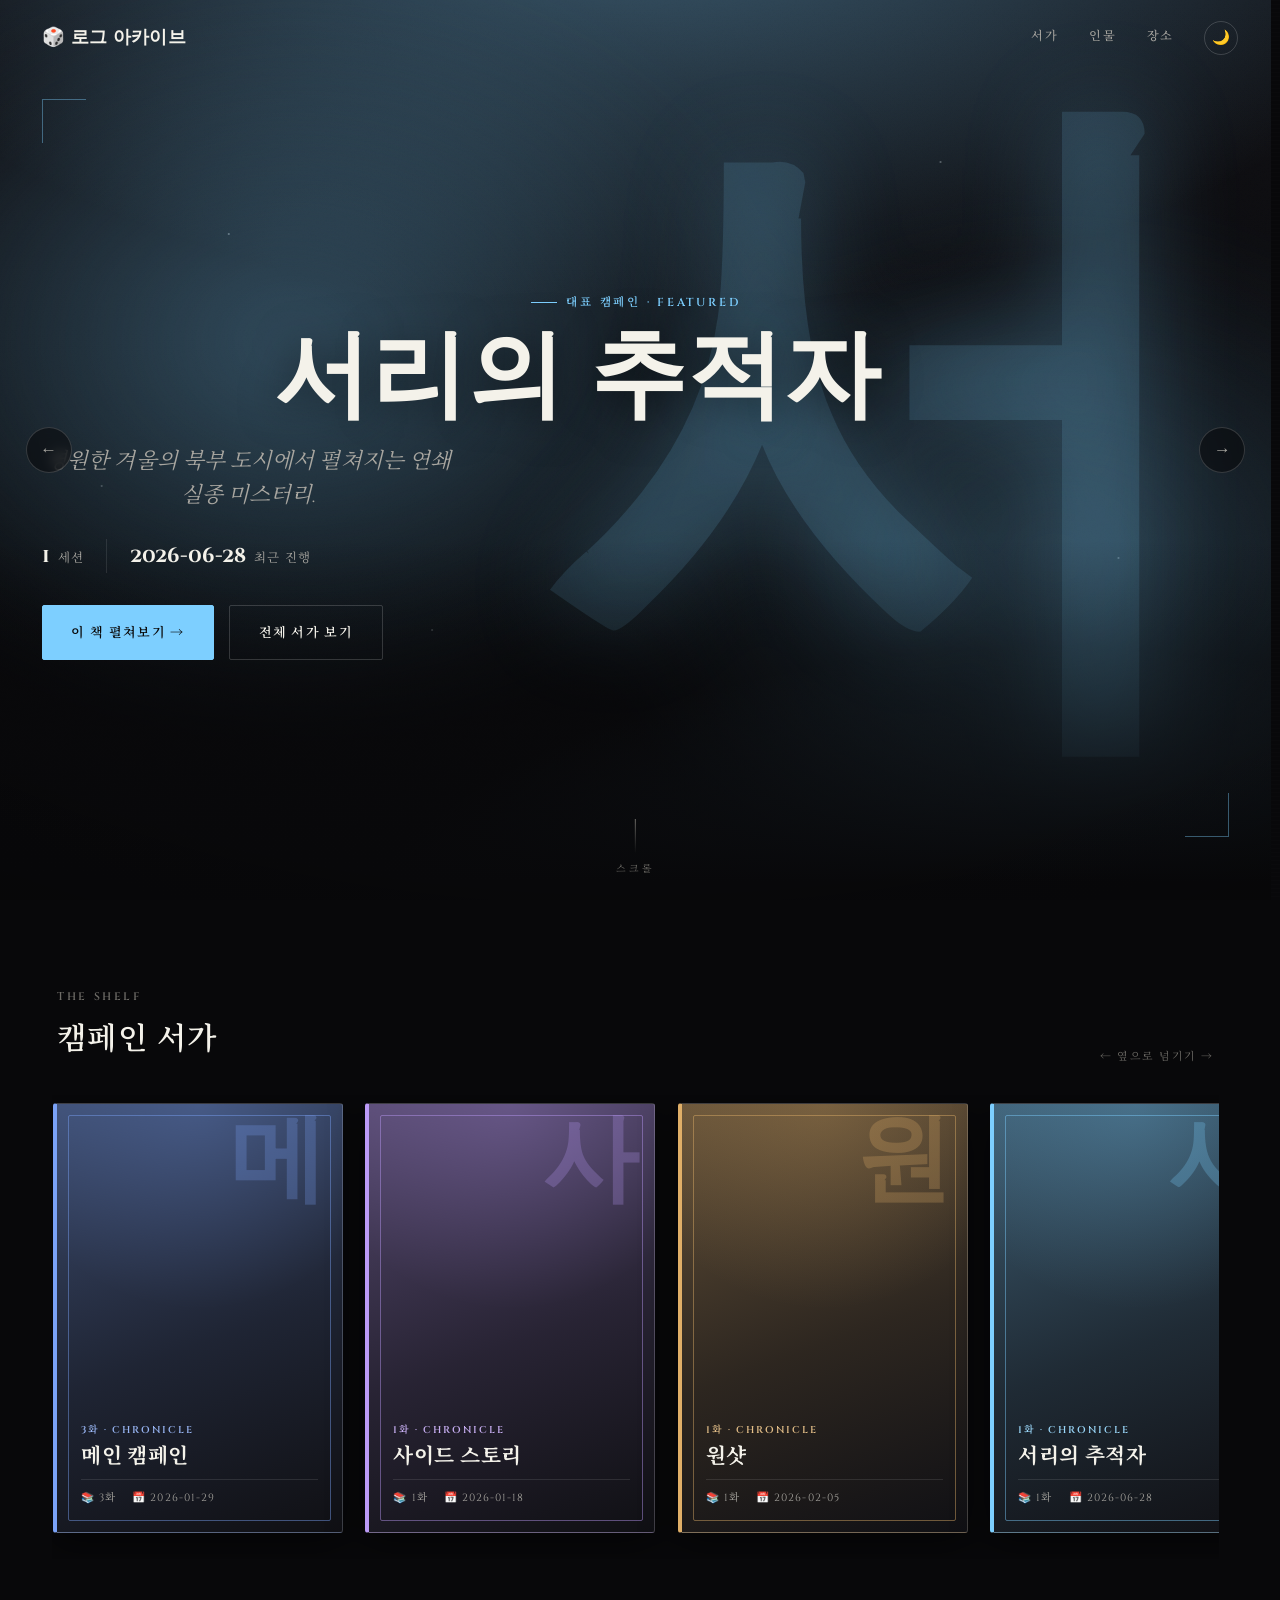
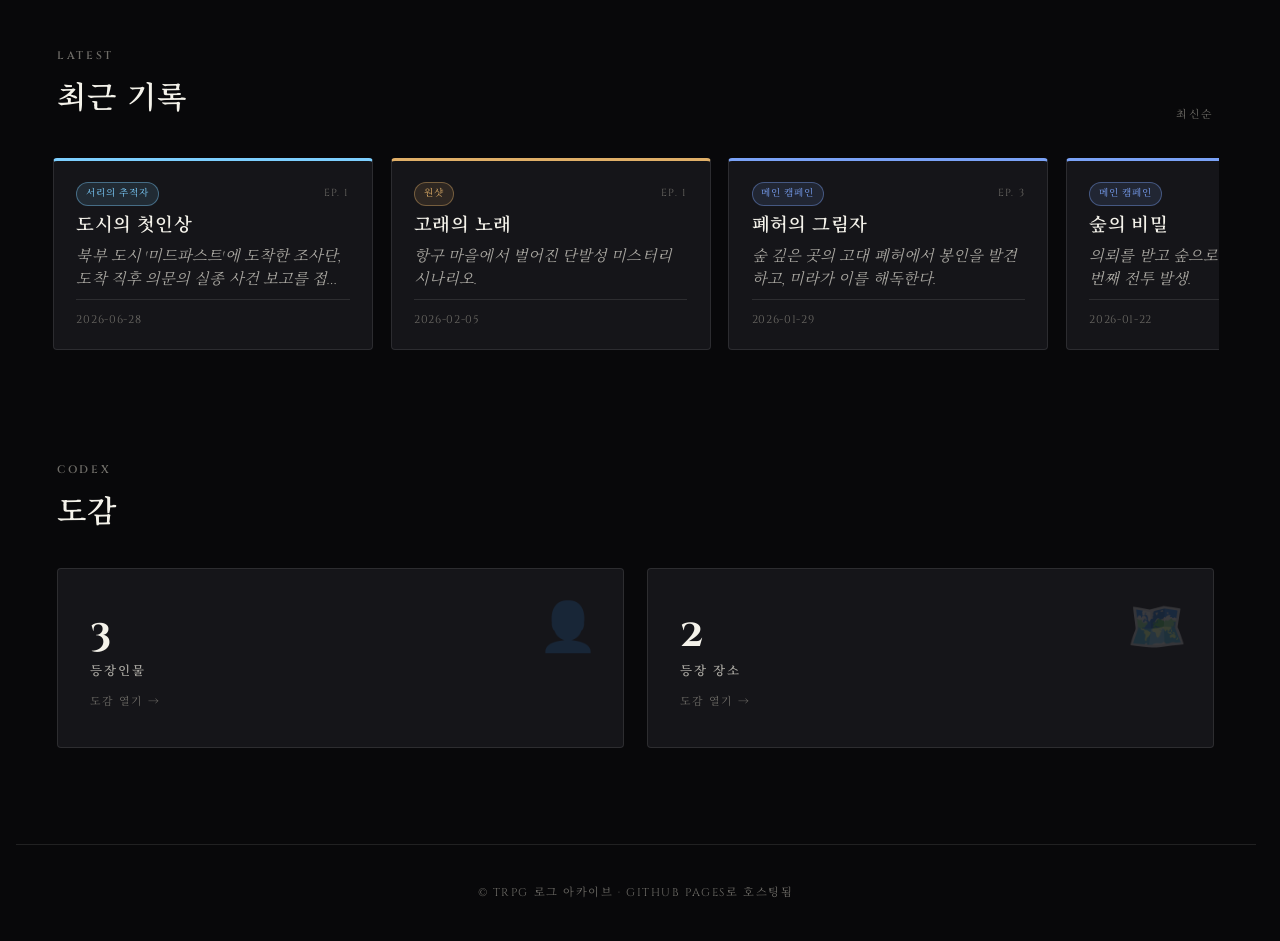
<file: index.html>
<!DOCTYPE html>
<html lang="ko">
<head>
  <meta charset="UTF-8">
  <meta name="viewport" content="width=device-width, initial-scale=1.0">
  <title>TRPG 로그 아카이브</title>
  <link rel="stylesheet" href="assets/css/style.css">
  <link rel="stylesheet" href="assets/css/cinematic.css">
</head>
<body>
  <nav class="cine-nav" id="cineNav">
    <a class="brand" href="index.html"><span class="dice">🎲</span>로그 아카이브</a>
    <div class="cine-nav-right">
      <a class="nav-link" href="#shelf">서가</a>
      <a class="nav-link" href="characters.html">인물</a>
      <a class="nav-link" href="locations.html">장소</a>
      <button id="themeToggle" class="theme-toggle" aria-label="테마 전환" title="다크/라이트 전환">
        <span class="theme-icon">🌙</span>
      </button>
    </div>
  </nav>

  <!-- 히어로 -->
  <header class="hero" id="hero">
    <div class="hero-bg" id="heroBg"></div>
    <span class="hero-monogram" id="heroMonogram"></span>
    <span class="grain"></span>
    <span class="hero-frame tl"></span>
    <span class="hero-frame br"></span>
    <div class="hero-inner">
      <span class="hero-eyebrow" id="heroEyebrow">대표 캠페인 · Featured</span>
      <h1 id="heroTitle">캠페인 서가</h1>
      <p class="hero-desc" id="heroDesc">불러오는 중…</p>
      <div class="hero-meta" id="heroMeta"></div>
      <div class="hero-cta" id="heroCta"></div>
    </div>
    <button class="hero-arrow prev" id="heroPrev" aria-label="이전 캠페인">←</button>
    <button class="hero-arrow next" id="heroNext" aria-label="다음 캠페인">→</button>
    <div class="scroll-hint"><span class="line"></span>스크롤</div>
  </header>

  <!-- 캠페인 포스터 -->
  <section class="section" id="shelf">
    <div class="section-head">
      <div>
        <span class="eyebrow">The Shelf</span>
        <h2>캠페인 서가</h2>
      </div>
      <span class="hint">← 옆으로 넘기기 →</span>
    </div>
    <div class="poster-track" id="posterTrack"><p class="loading">캠페인을 불러오는 중…</p></div>
  </section>

  <!-- 최근 기록 -->
  <section class="section">
    <div class="section-head">
      <div>
        <span class="eyebrow">Latest</span>
        <h2>최근 기록</h2>
      </div>
      <span class="hint">최신순</span>
    </div>
    <div class="latest-track" id="latestTrack"></div>
  </section>

  <!-- 인물 / 장소 -->
  <section class="section">
    <div class="section-head">
      <div>
        <span class="eyebrow">Codex</span>
        <h2>도감</h2>
      </div>
    </div>
    <div class="quick-grid" id="quickGrid"></div>
  </section>

  <footer class="cine-footer">
    <p>© TRPG 로그 아카이브 · GitHub Pages로 호스팅됨</p>
  </footer>

  <!-- 책 펼치기 전환 오버레이 -->
  <div id="openBookOverlay" class="open-book-overlay" aria-hidden="true">
    <div class="open-book" role="presentation">
      <div class="open-book-spread-right"></div>
      <div class="open-book-spread-left"></div>
      <div class="open-book-spine-shadow"></div>
      <div class="open-book-cover"></div>
    </div>
  </div>

  <button id="scrollTop" class="scroll-top" aria-label="맨 위로" title="맨 위로">↑</button>

  <script src="assets/js/theme.js"></script>
  <script src="assets/js/data.js"></script>
  <script src="assets/js/cinematic.js"></script>
  <script>
    // 책 펼치기 전환 — 시네마틱 홈의 .poster 와 히어로 CTA 에 적용
    (function () {
      const overlay = document.getElementById("openBookOverlay");
      const openBook = overlay ? overlay.querySelector(".open-book") : null;
      if (!overlay || !openBook) return;
      const reduceMotion = window.matchMedia("(prefers-reduced-motion: reduce)").matches;

      // ===== 오버레이 상태 초기화 =====
      // 뒤로가기(bfcache 복원) 시 애니메이션 중간 상태로 남아 화면을 덮는 버그 방지.
      function resetOverlay() {
        overlay.classList.remove("is-active");
        openBook.classList.remove("is-open");
      }
      // 첫 로드/새로고침 시 잔여 상태 제거
      resetOverlay();
      // bfcache에서 복원될 때도 초기화 (pageshow는 bfcache 복원 시에도 발생)
      window.addEventListener("pageshow", (e) => {
        if (e.persisted) resetOverlay();
      });

      // 캠페인으로 이동하는 모든 링크: .poster 와 히어로 CTA (.btn-primary[href^="campaign.html"])
      const links = document.querySelectorAll(
        '.poster[href^="campaign.html"], .btn-primary[href^="campaign.html"]'
      );

      function triggerAndGo(href, color) {
        if (reduceMotion) { window.location.href = href; return; }
        openBook.style.setProperty("--open-color", color || "#444");
        overlay.classList.add("is-active");
        requestAnimationFrame(() => requestAnimationFrame(() => {
          openBook.classList.add("is-open");
        }));
        window.setTimeout(() => { window.location.href = href; }, 1200);
      }

      // cinematic.js 가 동적으로 .poster / .btn-primary 를 렌더하므로
      // capture phase click 을 document 에서 위임
      document.addEventListener("click", (e) => {
        const a = e.target.closest(
          '.poster[href^="campaign.html"], .btn-primary[href^="campaign.html"]'
        );
        if (!a) return;
        if (e.metaKey || e.ctrlKey || e.shiftKey || e.altKey) return;
        e.preventDefault();
        // 색상: .poster 의 --pc / 히어로 CTA 는 hero 의 --hc
        let color = getComputedStyle(a).getPropertyValue("--pc").trim();
        if (!color) {
          const hero = document.getElementById("hero");
          if (hero) color = getComputedStyle(hero).getPropertyValue("--hc").trim();
        }
        triggerAndGo(a.getAttribute("href"), color);
      }, true);
    })();
  </script>
</body>
</html>
</file>
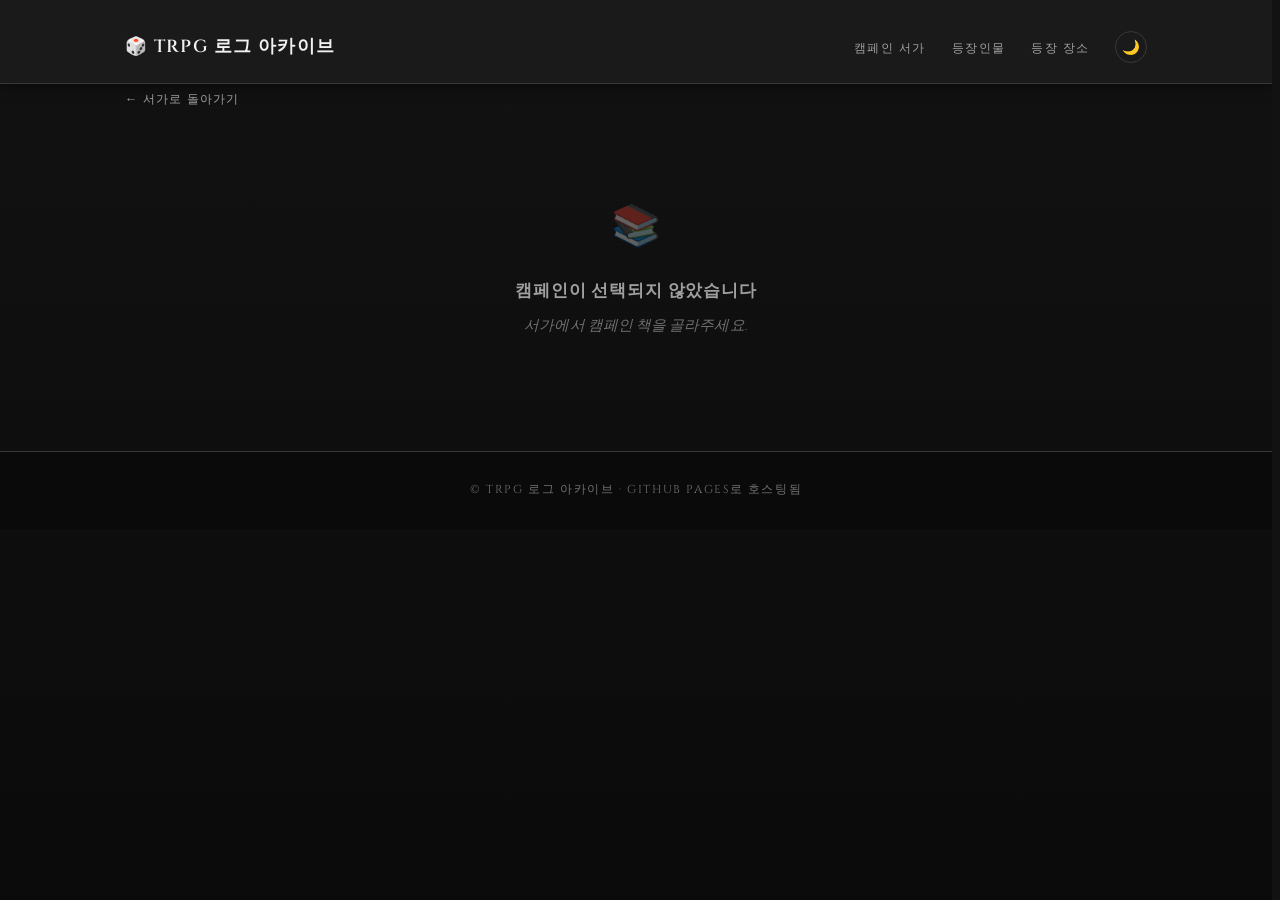
<file: campaign.html>
﻿<!DOCTYPE html>
<html lang="ko">
<head>
  <meta charset="UTF-8">
  <meta name="viewport" content="width=device-width, initial-scale=1.0">
  <title>캠페인 · TRPG 로그 아카이브</title>
  <link rel="stylesheet" href="assets/css/style.css?v=20260726">
</head>
<body>
  <header class="site-header">
    <div class="container">
      <h1 class="site-title"><a href="index.html">🎲 TRPG 로그 아카이브</a></h1>
      <nav class="site-nav">
        <a href="index.html">캠페인 서가</a>
        <a href="characters.html">등장인물</a>
        <a href="locations.html">등장 장소</a>
        <button id="themeToggle" class="theme-toggle" aria-label="테마 전환" title="다크/라이트 전환">
          <span class="theme-icon">🌙</span>
        </button>
      </nav>
    </div>
  </header>

  <main class="container">
    <a href="index.html" class="back-link">← 서가로 돌아가기</a>
    <section id="campaignView" class="campaign-view">
      <p class="loading">캠페인 정보를 불러오는 중...</p>
    </section>
  </main>

  <footer class="site-footer">
    <div class="container">
      <p>© TRPG 로그 아카이브 · GitHub Pages로 호스팅됨</p>
    </div>
  </footer>

  <button id="scrollTop" class="scroll-top" aria-label="맨 위로" title="맨 위로">↑</button>

  <script src="assets/js/theme.js?v=20260726"></script>
  <script src="assets/js/data.js?v=20260726"></script>
  <script src="assets/js/campaign.js?v=20260726"></script>
</body>
</html>
</file>
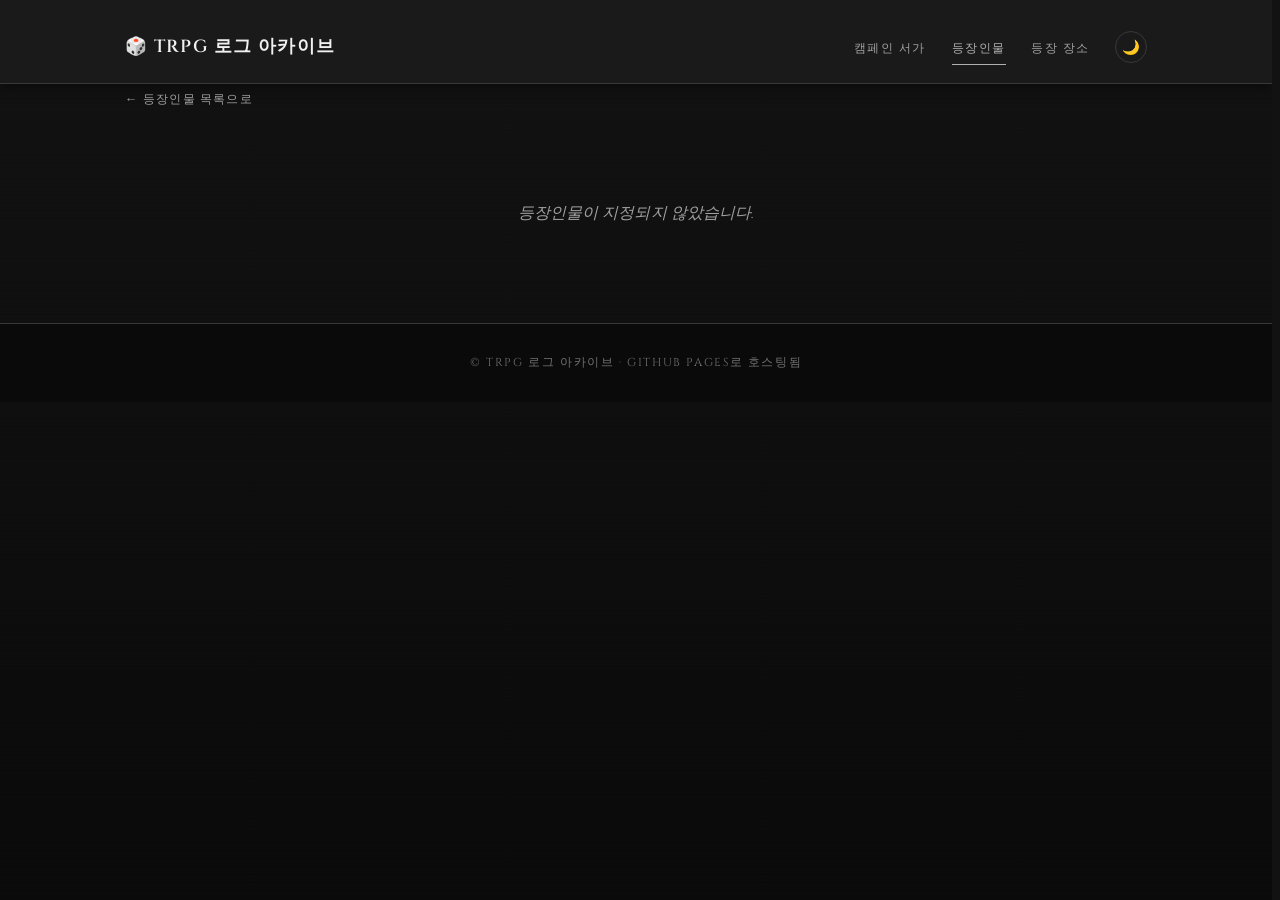
<file: character.html>
﻿<!DOCTYPE html>
<html lang="ko">
<head>
  <meta charset="UTF-8">
  <meta name="viewport" content="width=device-width, initial-scale=1.0">
  <title>등장인물 상세 · TRPG 로그 아카이브</title>
  <link rel="stylesheet" href="assets/css/style.css?v=20260726">
</head>
<body>
  <header class="site-header">
    <div class="container">
      <h1 class="site-title"><a href="index.html">🎲 TRPG 로그 아카이브</a></h1>
      <nav class="site-nav">
        <a href="index.html">캠페인 서가</a>
        <a href="characters.html" class="active">등장인물</a>
        <a href="locations.html">등장 장소</a>
        <button id="themeToggle" class="theme-toggle" aria-label="테마 전환" title="다크/라이트 전환">
          <span class="theme-icon">🌙</span>
        </button>
      </nav>
    </div>
  </header>

  <main class="container">
    <div id="detailCampaignBar"></div>
    <a href="characters.html" class="back-link">← 등장인물 목록으로</a>
    <section id="characterDetail" class="character-detail">
      <p class="loading">등장인물 정보를 불러오는 중...</p>
    </section>
  </main>

  <footer class="site-footer">
    <div class="container">
      <p>© TRPG 로그 아카이브 · GitHub Pages로 호스팅됨</p>
    </div>
  </footer>

  <button id="scrollTop" class="scroll-top" aria-label="맨 위로" title="맨 위로">↑</button>

  <script src="assets/js/theme.js?v=20260726"></script>
  <script src="assets/js/data.js?v=20260726"></script>
  <script src="assets/js/character-detail.js?v=20260726"></script>
</body>
</html>
</file>
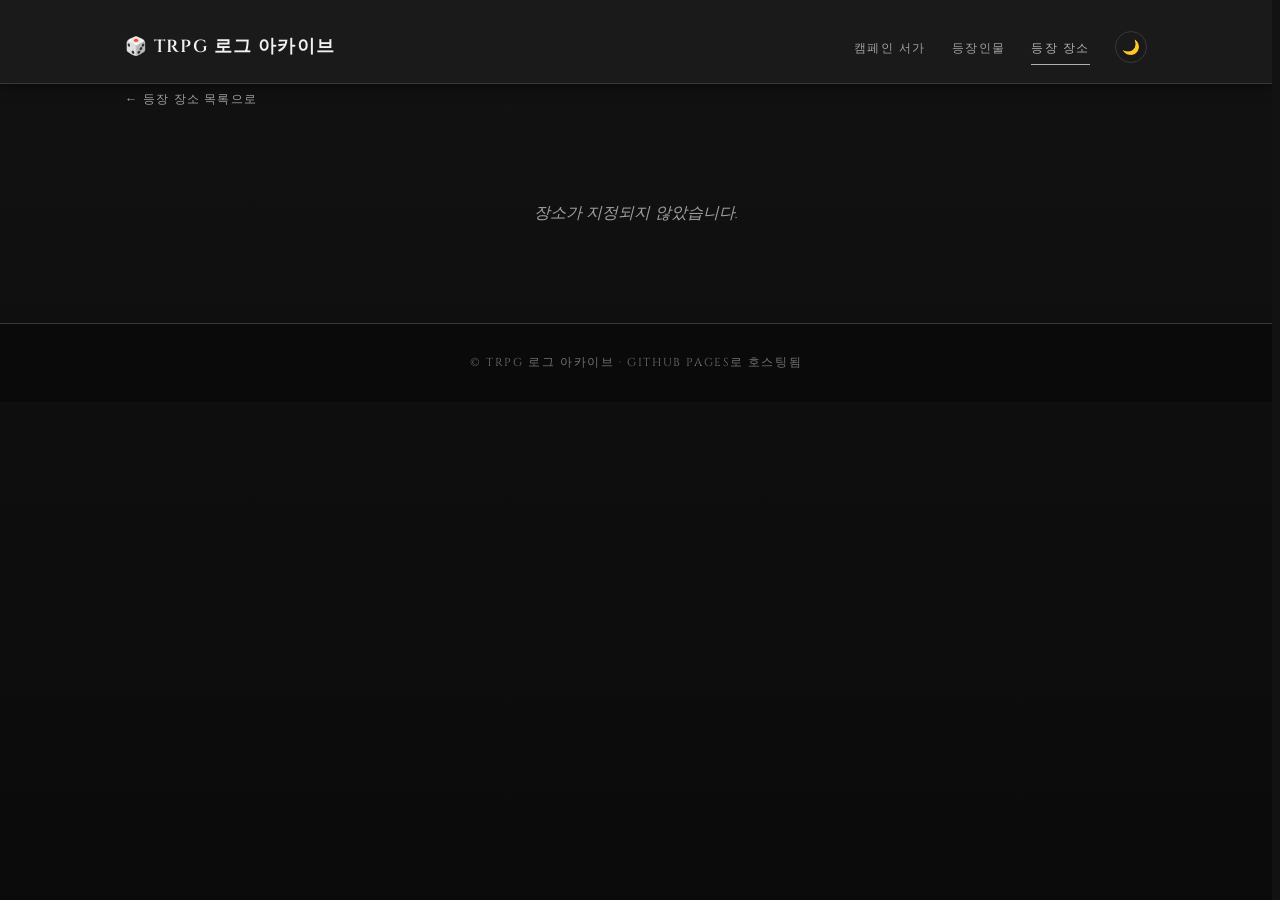
<file: location.html>
﻿<!DOCTYPE html>
<html lang="ko">
<head>
  <meta charset="UTF-8">
  <meta name="viewport" content="width=device-width, initial-scale=1.0">
  <title>등장 장소 상세 · TRPG 로그 아카이브</title>
  <link rel="stylesheet" href="assets/css/style.css?v=20260726">
</head>
<body>
  <header class="site-header">
    <div class="container">
      <h1 class="site-title"><a href="index.html">🎲 TRPG 로그 아카이브</a></h1>
      <nav class="site-nav">
        <a href="index.html">캠페인 서가</a>
        <a href="characters.html">등장인물</a>
        <a href="locations.html" class="active">등장 장소</a>
        <button id="themeToggle" class="theme-toggle" aria-label="테마 전환" title="다크/라이트 전환">
          <span class="theme-icon">🌙</span>
        </button>
      </nav>
    </div>
  </header>

  <main class="container">
    <div id="detailCampaignBar"></div>
    <a href="locations.html" class="back-link">← 등장 장소 목록으로</a>
    <section id="locationDetail" class="location-detail">
      <p class="loading">장소 정보를 불러오는 중...</p>
    </section>
  </main>

  <footer class="site-footer">
    <div class="container">
      <p>© TRPG 로그 아카이브 · GitHub Pages로 호스팅됨</p>
    </div>
  </footer>

  <button id="scrollTop" class="scroll-top" aria-label="맨 위로" title="맨 위로">↑</button>

  <script src="assets/js/theme.js?v=20260726"></script>
  <script src="assets/js/data.js?v=20260726"></script>
  <script src="assets/js/location-detail.js?v=20260726"></script>
</body>
</html>
</file>
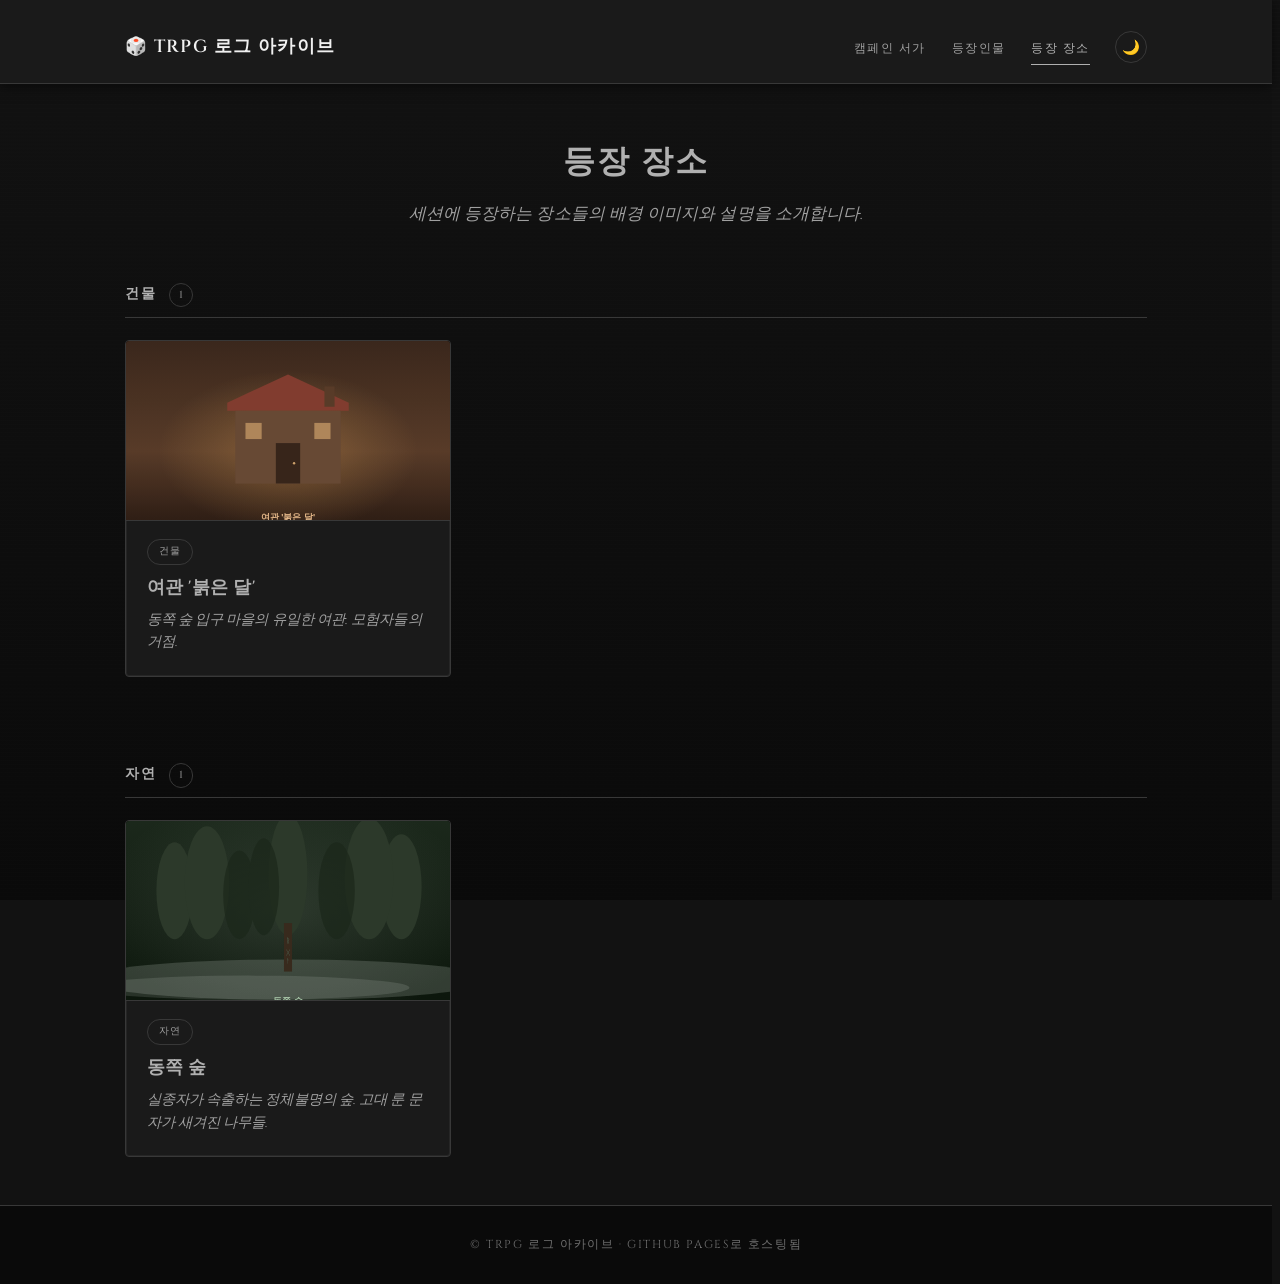
<file: locations.html>
﻿<!DOCTYPE html>
<html lang="ko">
<head>
  <meta charset="UTF-8">
  <meta name="viewport" content="width=device-width, initial-scale=1.0">
  <title>등장 장소 · TRPG 로그 아카이브</title>
  <link rel="stylesheet" href="assets/css/style.css?v=20260726">
</head>
<body>
  <header class="site-header">
    <div class="container">
      <h1 class="site-title"><a href="index.html">🎲 TRPG 로그 아카이브</a></h1>
      <nav class="site-nav">
        <a href="index.html">캠페인 서가</a>
        <a href="characters.html">등장인물</a>
        <a href="locations.html" class="active">등장 장소</a>
        <button id="themeToggle" class="theme-toggle" aria-label="테마 전환" title="다크/라이트 전환">
          <span class="theme-icon">🌙</span>
        </button>
      </nav>
    </div>
  </header>

  <main class="container">
    <section class="hero">
      <h2>등장 장소</h2>
      <p class="hero-sub">세션에 등장하는 장소들의 배경 이미지와 설명을 소개합니다.</p>
    </section>

    <section id="locationList">
      <!-- 장소 카드는 JS로 동적 생성됩니다 -->
      <p class="loading">장소 정보를 불러오는 중...</p>
    </section>
  </main>

  <footer class="site-footer">
    <div class="container">
      <p>© TRPG 로그 아카이브 · GitHub Pages로 호스팅됨</p>
    </div>
  </footer>

  <button id="scrollTop" class="scroll-top" aria-label="맨 위로" title="맨 위로">↑</button>

  <script src="assets/js/theme.js?v=20260726"></script>
  <script src="assets/js/data.js?v=20260726"></script>
  <script src="assets/js/locations.js?v=20260726"></script>
</body>
</html>
</file>
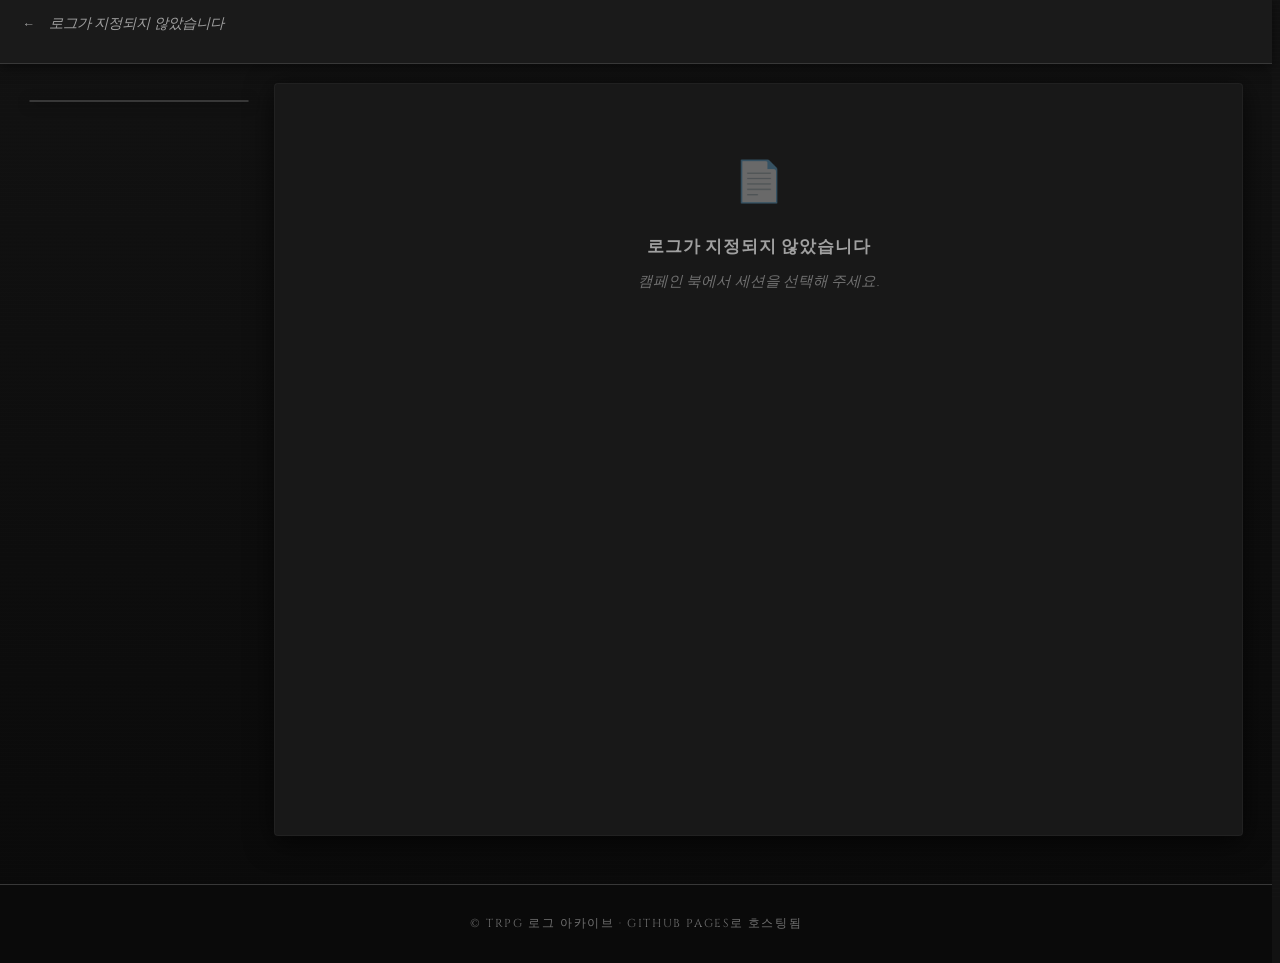
<file: log.html>
﻿<!DOCTYPE html>
<html lang="ko">
<head>
  <meta charset="UTF-8">
  <meta name="viewport" content="width=device-width, initial-scale=1.0">
  <title>로그 열람 · TRPG 로그 아카이브</title>
  <link rel="stylesheet" href="assets/css/style.css?v=20260726">
</head>
<body class="log-body">
  <header id="logHeader" class="log-header-bar"></header>

  <div class="log-layout">
    <aside id="logSidebar" class="log-sidebar">
      <!-- 사이드바는 JS로 동적 생성됩니다 -->
    </aside>

    <section class="log-main">
      <div id="logFrameWrap" class="log-frame-wrap">
        <p class="loading">로그를 불러오는 중...</p>
      </div>
      <div id="logSummaryPanel" class="log-summary-panel" hidden>
        <button id="summaryToggle" class="summary-toggle" aria-expanded="false">
          <span class="summary-toggle-icon">▾</span>
          <span class="summary-toggle-label">세션 요약</span>
        </button>
        <div id="summaryContent" class="summary-content"></div>
      </div>
      <button id="scrollTop" class="scroll-fab scroll-up" aria-label="맨 위로" title="로그 맨 위로">↑</button>
      <button id="scrollBottom" class="scroll-fab scroll-down" aria-label="맨 아래로" title="로그 맨 아래로">↓</button>
    </section>
  </div>

  <footer class="site-footer log-footer">
    <div class="container">
      <p>© TRPG 로그 아카이브 · GitHub Pages로 호스팅됨</p>
    </div>
  </footer>

  <script src="assets/js/theme.js?v=20260726"></script>
  <script src="assets/js/data.js?v=20260726"></script>
  <script src="assets/js/log-viewer.js?v=20260726"></script>
</body>
</html>
</file>
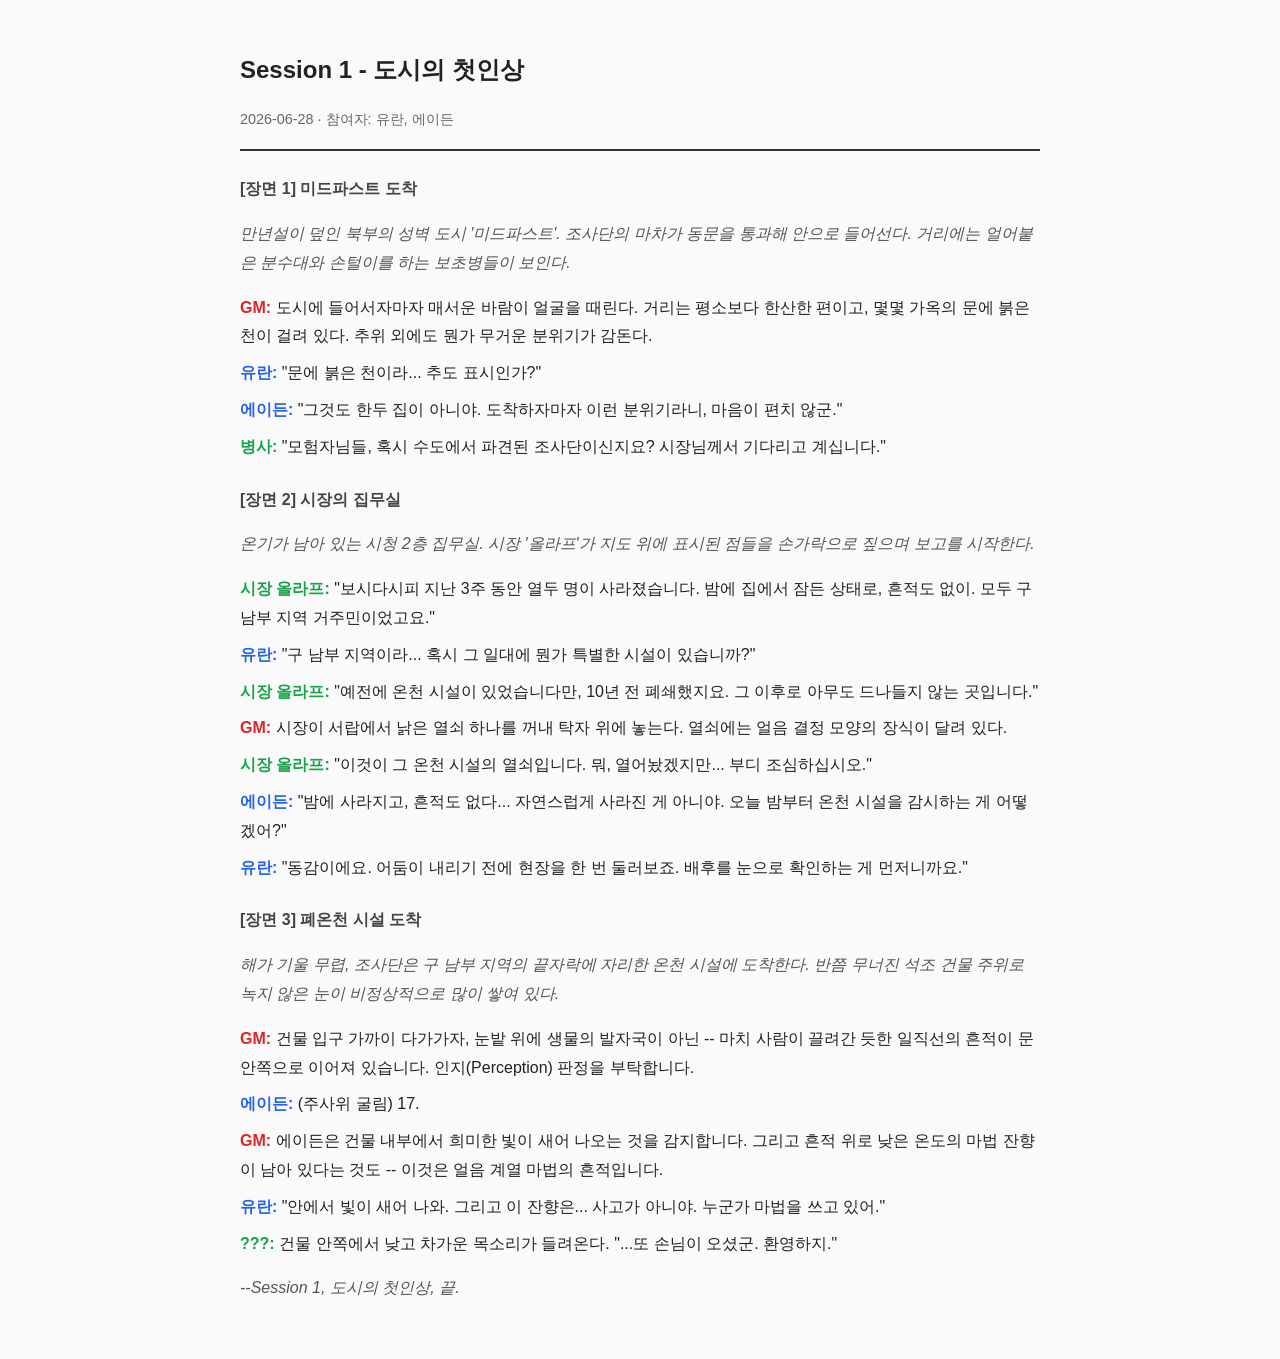
<file: logs/frost01.html>
<!DOCTYPE html>
<html lang="ko">
<head>
  <meta charset="UTF-8">
  <meta name="viewport" content="width=device-width, initial-scale=1.0">
  <title>Session 1 - 도시의 첫인상</title>
  <style>
    body {
      font-family: "Pretendard", "Malgun Gothic", sans-serif;
      max-width: 800px;
      margin: 0 auto;
      padding: 2rem 1.5rem;
      line-height: 1.8;
      color: #222;
      background: #fafafa;
    }
    .log-header { border-bottom: 2px solid #333; padding-bottom: 1rem; margin-bottom: 1.5rem; }
    .log-header h1 { font-size: 1.5rem; }
    .log-header .meta { color: #666; font-size: 0.9rem; margin-top: 0.3rem; }
    .scene { margin: 1.5rem 0; }
    .scene-title { font-weight: 700; color: #444; margin-bottom: 0.5rem; }
    .dialogue { margin: 0.5rem 0; }
    .speaker { font-weight: 700; }
    .speaker.pc { color: #2563eb; }
    .speaker.npc { color: #16a34a; }
    .speaker.gm { color: #dc2626; }
    .narration { color: #555; font-style: italic; }
  </style>
</head>
<body>
  <div class="log-header">
    <h1>Session 1 - 도시의 첫인상</h1>
    <div class="meta">2026-06-28 · 참여자: 유란, 에이든</div>
  </div>

  <div class="scene">
    <div class="scene-title">[장면 1] 미드파스트 도착</div>
    <p class="narration">만년설이 덮인 북부의 성벽 도시 '미드파스트'. 조사단의 마차가 동문을 통과해 안으로 들어선다. 거리에는 얼어붙은 분수대와 손털이를 하는 보초병들이 보인다.</p>
    <div class="dialogue"><span class="speaker gm">GM:</span> 도시에 들어서자마자 매서운 바람이 얼굴을 때린다. 거리는 평소보다 한산한 편이고, 몇몇 가옥의 문에 붉은 천이 걸려 있다. 추위 외에도 뭔가 무거운 분위기가 감돈다.</div>
    <div class="dialogue"><span class="speaker pc">유란:</span> "문에 붉은 천이라... 추도 표시인가?"</div>
    <div class="dialogue"><span class="speaker pc">에이든:</span> "그것도 한두 집이 아니야. 도착하자마자 이런 분위기라니, 마음이 편치 않군."</div>
    <div class="dialogue"><span class="speaker npc">병사:</span> "모험자님들, 혹시 수도에서 파견된 조사단이신지요? 시장님께서 기다리고 계십니다."</div>
  </div>

  <div class="scene">
    <div class="scene-title">[장면 2] 시장의 집무실</div>
    <p class="narration">온기가 남아 있는 시청 2층 집무실. 시장 '올라프'가 지도 위에 표시된 점들을 손가락으로 짚으며 보고를 시작한다.</p>
    <div class="dialogue"><span class="speaker npc">시장 올라프:</span> "보시다시피 지난 3주 동안 열두 명이 사라졌습니다. 밤에 집에서 잠든 상태로, 흔적도 없이. 모두 구 남부 지역 거주민이었고요."</div>
    <div class="dialogue"><span class="speaker pc">유란:</span> "구 남부 지역이라... 혹시 그 일대에 뭔가 특별한 시설이 있습니까?"</div>
    <div class="dialogue"><span class="speaker npc">시장 올라프:</span> "예전에 온천 시설이 있었습니다만, 10년 전 폐쇄했지요. 그 이후로 아무도 드나들지 않는 곳입니다."</div>
    <div class="dialogue"><span class="speaker gm">GM:</span> 시장이 서랍에서 낡은 열쇠 하나를 꺼내 탁자 위에 놓는다. 열쇠에는 얼음 결정 모양의 장식이 달려 있다.</div>
    <div class="dialogue"><span class="speaker npc">시장 올라프:</span> "이것이 그 온천 시설의 열쇠입니다. 뭐, 열어놨겠지만... 부디 조심하십시오."</div>
    <div class="dialogue"><span class="speaker pc">에이든:</span> "밤에 사라지고, 흔적도 없다... 자연스럽게 사라진 게 아니야. 오늘 밤부터 온천 시설을 감시하는 게 어떻겠어?"</div>
    <div class="dialogue"><span class="speaker pc">유란:</span> "동감이에요. 어둠이 내리기 전에 현장을 한 번 둘러보죠. 배후를 눈으로 확인하는 게 먼저니까요."</div>
  </div>

  <div class="scene">
    <div class="scene-title">[장면 3] 폐온천 시설 도착</div>
    <p class="narration">해가 기울 무렵, 조사단은 구 남부 지역의 끝자락에 자리한 온천 시설에 도착한다. 반쯤 무너진 석조 건물 주위로 녹지 않은 눈이 비정상적으로 많이 쌓여 있다.</p>
    <div class="dialogue"><span class="speaker gm">GM:</span> 건물 입구 가까이 다가가자, 눈밭 위에 생물의 발자국이 아닌 -- 마치 사람이 끌려간 듯한 일직선의 흔적이 문 안쪽으로 이어져 있습니다. 인지(Perception) 판정을 부탁합니다.</div>
    <div class="dialogue"><span class="speaker pc">에이든:</span> (주사위 굴림) 17.</div>
    <div class="dialogue"><span class="speaker gm">GM:</span> 에이든은 건물 내부에서 희미한 빛이 새어 나오는 것을 감지합니다. 그리고 흔적 위로 낮은 온도의 마법 잔향이 남아 있다는 것도 -- 이것은 얼음 계열 마법의 흔적입니다.</div>
    <div class="dialogue"><span class="speaker pc">유란:</span> "안에서 빛이 새어 나와. 그리고 이 잔향은... 사고가 아니야. 누군가 마법을 쓰고 있어."</div>
    <div class="dialogue"><span class="speaker npc">???:</span> 건물 안쪽에서 낮고 차가운 목소리가 들려온다. "...또 손님이 오셨군. 환영하지."</div>
    <p class="narration">--Session 1, 도시의 첫인상, 끝.</p>
  </div>
</body>
</html>
</file>
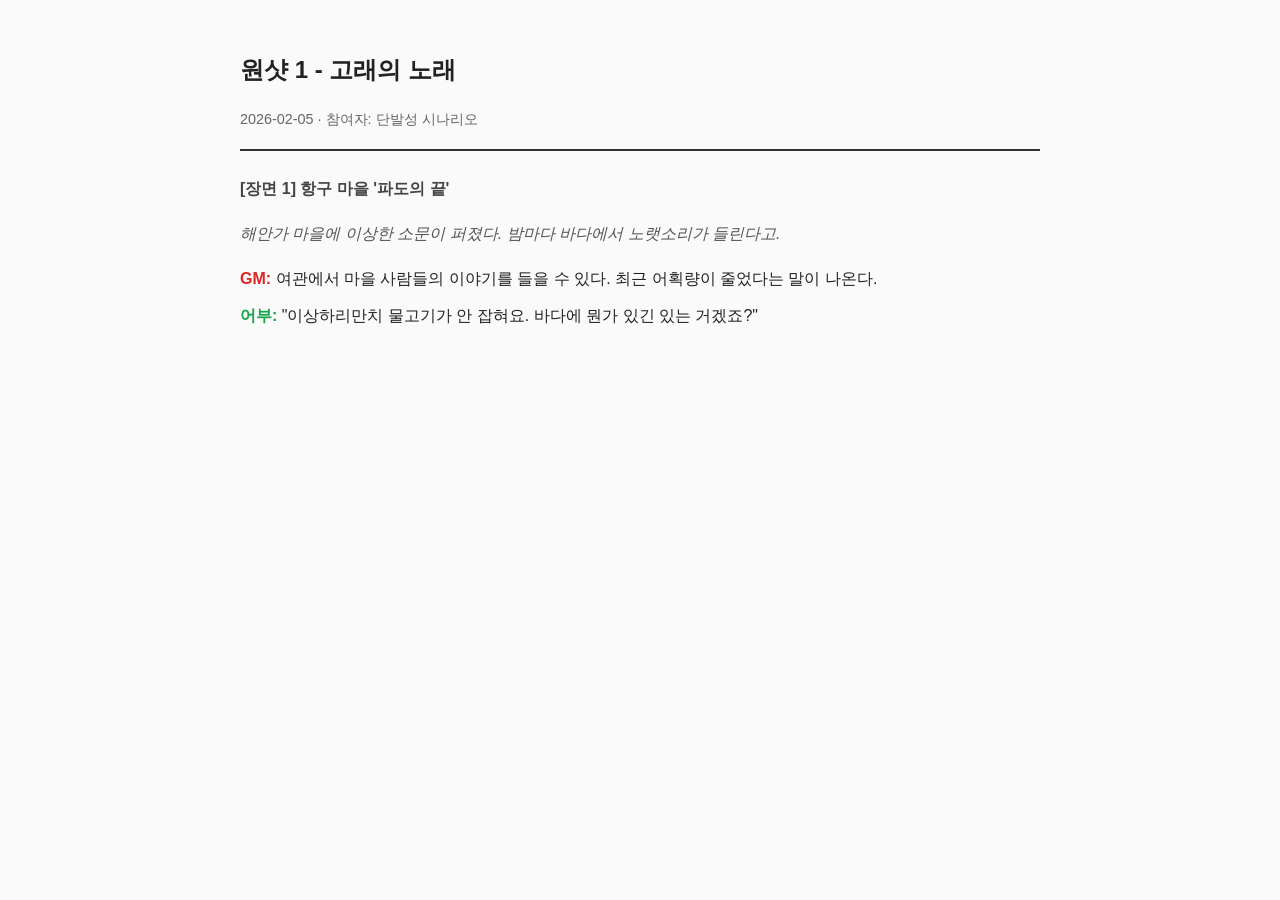
<file: logs/oneshot01.html>
<!DOCTYPE html>
<html lang="ko">
<head>
  <meta charset="UTF-8">
  <meta name="viewport" content="width=device-width, initial-scale=1.0">
  <title>원샷 1 - 고래의 노래</title>
  <style>
    body {
      font-family: "Pretendard", "Malgun Gothic", sans-serif;
      max-width: 800px;
      margin: 0 auto;
      padding: 2rem 1.5rem;
      line-height: 1.8;
      color: #222;
      background: #fafafa;
    }
    .log-header { border-bottom: 2px solid #333; padding-bottom: 1rem; margin-bottom: 1.5rem; }
    .log-header h1 { font-size: 1.5rem; }
    .log-header .meta { color: #666; font-size: 0.9rem; margin-top: 0.3rem; }
    .scene { margin: 1.5rem 0; }
    .scene-title { font-weight: 700; color: #444; margin-bottom: 0.5rem; }
    .dialogue { margin: 0.5rem 0; }
    .speaker { font-weight: 700; }
    .speaker.pc { color: #2563eb; }
    .speaker.npc { color: #16a34a; }
    .speaker.gm { color: #dc2626; }
    .narration { color: #555; font-style: italic; }
  </style>
</head>
<body>
  <div class="log-header">
    <h1>원샷 1 - 고래의 노래</h1>
    <div class="meta">2026-02-05 · 참여자: 단발성 시나리오</div>
  </div>

  <div class="scene">
    <div class="scene-title">[장면 1] 항구 마을 '파도의 끝'</div>
    <p class="narration">해안가 마을에 이상한 소문이 퍼졌다. 밤마다 바다에서 노랫소리가 들린다고.</p>
    <div class="dialogue"><span class="speaker gm">GM:</span> 여관에서 마을 사람들의 이야기를 들을 수 있다. 최근 어획량이 줄었다는 말이 나온다.</div>
    <div class="dialogue"><span class="speaker npc">어부:</span> "이상하리만치 물고기가 안 잡혀요. 바다에 뭔가 있긴 있는 거겠죠?"</div>
  </div>
</body>
</html>
</file>
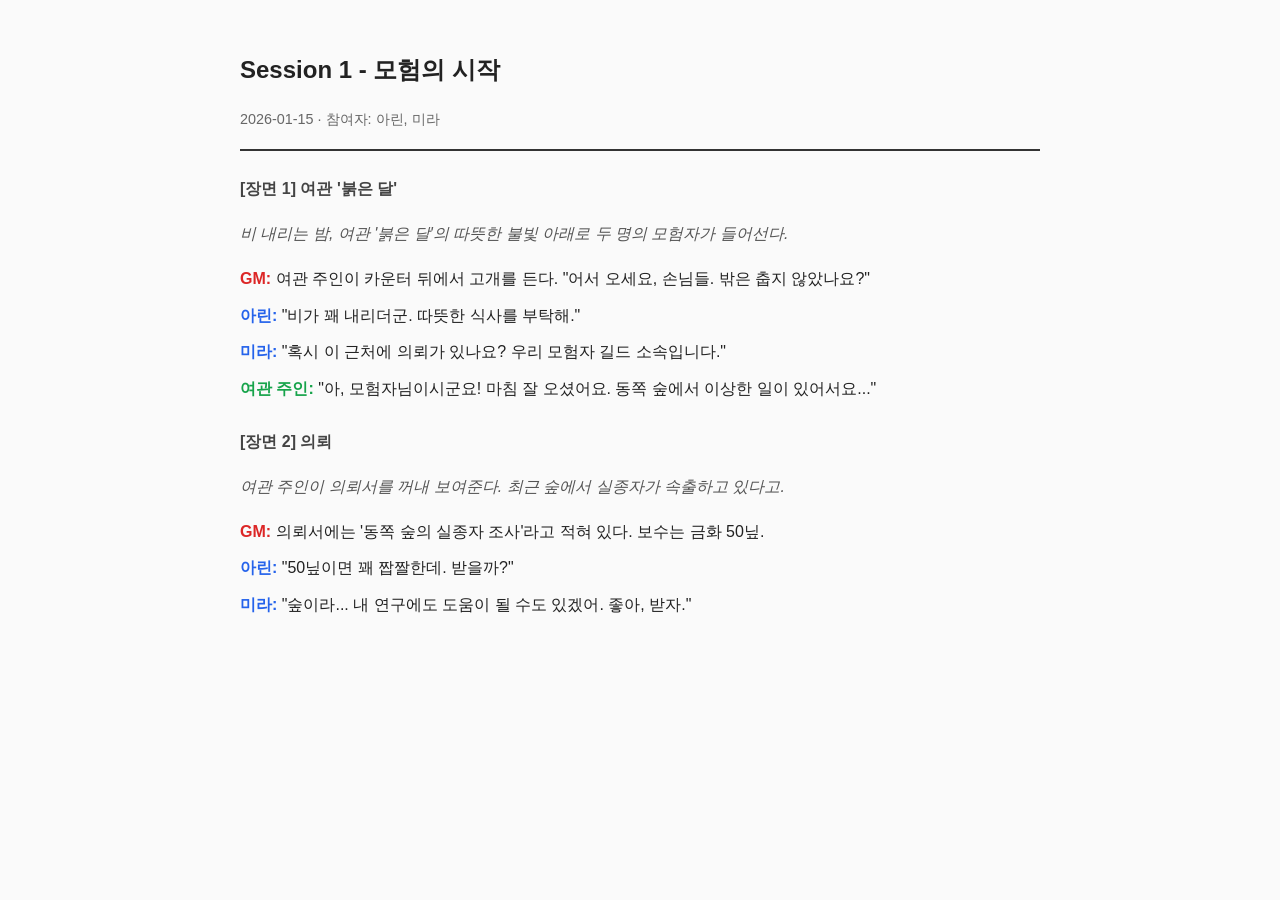
<file: logs/session01.html>
<!DOCTYPE html>
<html lang="ko">
<head>
  <meta charset="UTF-8">
  <meta name="viewport" content="width=device-width, initial-scale=1.0">
  <title>Session 1 - 모험의 시작</title>
  <style>
    body {
      font-family: "Pretendard", "Malgun Gothic", sans-serif;
      max-width: 800px;
      margin: 0 auto;
      padding: 2rem 1.5rem;
      line-height: 1.8;
      color: #222;
      background: #fafafa;
    }
    .log-header { border-bottom: 2px solid #333; padding-bottom: 1rem; margin-bottom: 1.5rem; }
    .log-header h1 { font-size: 1.5rem; }
    .log-header .meta { color: #666; font-size: 0.9rem; margin-top: 0.3rem; }
    .scene { margin: 1.5rem 0; }
    .scene-title { font-weight: 700; color: #444; margin-bottom: 0.5rem; }
    .dialogue { margin: 0.5rem 0; }
    .speaker { font-weight: 700; }
    .speaker.pc { color: #2563eb; }
    .speaker.npc { color: #16a34a; }
    .speaker.gm { color: #dc2626; }
    .narration { color: #555; font-style: italic; }
  </style>
</head>
<body>
  <div class="log-header">
    <h1>Session 1 - 모험의 시작</h1>
    <div class="meta">2026-01-15 · 참여자: 아린, 미라</div>
  </div>

  <div class="scene">
    <div class="scene-title">[장면 1] 여관 '붉은 달'</div>
    <p class="narration">비 내리는 밤, 여관 '붉은 달'의 따뜻한 불빛 아래로 두 명의 모험자가 들어선다.</p>
    <div class="dialogue"><span class="speaker gm">GM:</span> 여관 주인이 카운터 뒤에서 고개를 든다. "어서 오세요, 손님들. 밖은 춥지 않았나요?"</div>
    <div class="dialogue"><span class="speaker pc">아린:</span> "비가 꽤 내리더군. 따뜻한 식사를 부탁해."</div>
    <div class="dialogue"><span class="speaker pc">미라:</span> "혹시 이 근처에 의뢰가 있나요? 우리 모험자 길드 소속입니다."</div>
    <div class="dialogue"><span class="speaker npc">여관 주인:</span> "아, 모험자님이시군요! 마침 잘 오셨어요. 동쪽 숲에서 이상한 일이 있어서요..."</div>
  </div>

  <div class="scene">
    <div class="scene-title">[장면 2] 의뢰</div>
    <p class="narration">여관 주인이 의뢰서를 꺼내 보여준다. 최근 숲에서 실종자가 속출하고 있다고.</p>
    <div class="dialogue"><span class="speaker gm">GM:</span> 의뢰서에는 '동쪽 숲의 실종자 조사'라고 적혀 있다. 보수는 금화 50닢.</div>
    <div class="dialogue"><span class="speaker pc">아린:</span> "50닢이면 꽤 짭짤한데. 받을까?"</div>
    <div class="dialogue"><span class="speaker pc">미라:</span> "숲이라... 내 연구에도 도움이 될 수도 있겠어. 좋아, 받자."</div>
  </div>
</body>
</html>
</file>
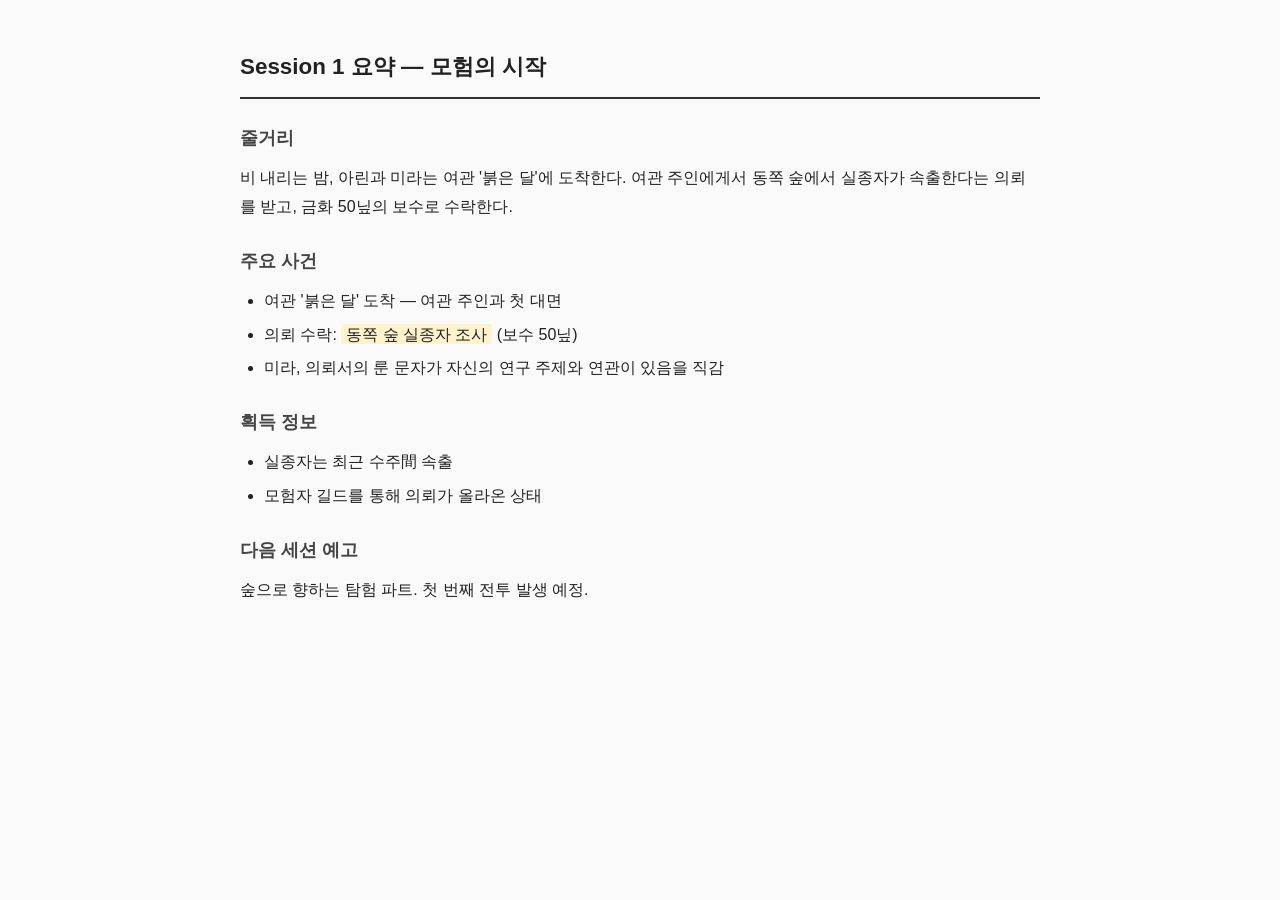
<file: logs/session01_summary.html>
<!DOCTYPE html>
<html lang="ko">
<head>
  <meta charset="UTF-8">
  <meta name="viewport" content="width=device-width, initial-scale=1.0">
  <title>Session 1 요약 - 모험의 시작</title>
  <style>
    body {
      font-family: "Pretendard", "Malgun Gothic", sans-serif;
      max-width: 800px;
      margin: 0 auto;
      padding: 2rem 1.5rem;
      line-height: 1.8;
      color: #222;
      background: #fafafa;
    }
    h1 { font-size: 1.4rem; border-bottom: 2px solid #333; padding-bottom: 0.6rem; margin-bottom: 1.2rem; }
    h2 { font-size: 1.1rem; color: #444; margin-top: 1.5rem; margin-bottom: 0.5rem; }
    p { margin: 0.6rem 0; }
    ul { margin: 0.6rem 0; padding-left: 1.5rem; }
    li { margin: 0.3rem 0; }
    .highlight { background: #fff3cd; padding: 0.1rem 0.3rem; border-radius: 3px; }
  </style>
</head>
<body>
  <h1>Session 1 요약 — 모험의 시작</h1>

  <h2>줄거리</h2>
  <p>비 내리는 밤, 아린과 미라는 여관 '붉은 달'에 도착한다. 여관 주인에게서 동쪽 숲에서 실종자가 속출한다는 의뢰를 받고, 금화 50닢의 보수로 수락한다.</p>

  <h2>주요 사건</h2>
  <ul>
    <li>여관 '붉은 달' 도착 — 여관 주인과 첫 대면</li>
    <li>의뢰 수락: <span class="highlight">동쪽 숲 실종자 조사</span> (보수 50닢)</li>
    <li>미라, 의뢰서의 룬 문자가 자신의 연구 주제와 연관이 있음을 직감</li>
  </ul>

  <h2>획득 정보</h2>
  <ul>
    <li>실종자는 최근 수주間 속출</li>
    <li>모험자 길드를 통해 의뢰가 올라온 상태</li>
  </ul>

  <h2>다음 세션 예고</h2>
  <p>숲으로 향하는 탐험 파트. 첫 번째 전투 발생 예정.</p>
</body>
</html>
</file>
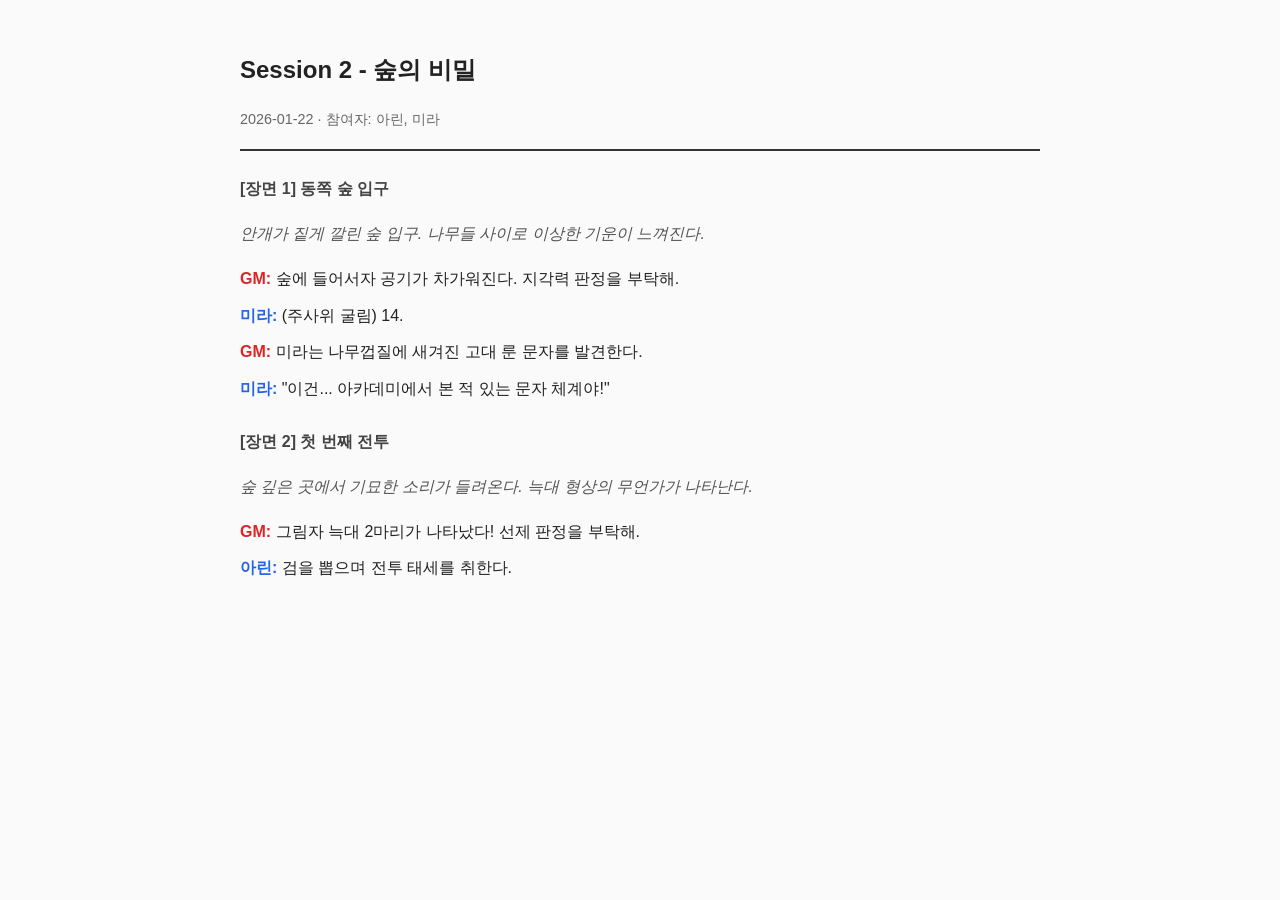
<file: logs/session02.html>
<!DOCTYPE html>
<html lang="ko">
<head>
  <meta charset="UTF-8">
  <meta name="viewport" content="width=device-width, initial-scale=1.0">
  <title>Session 2 - 숲의 비밀</title>
  <style>
    body {
      font-family: "Pretendard", "Malgun Gothic", sans-serif;
      max-width: 800px;
      margin: 0 auto;
      padding: 2rem 1.5rem;
      line-height: 1.8;
      color: #222;
      background: #fafafa;
    }
    .log-header { border-bottom: 2px solid #333; padding-bottom: 1rem; margin-bottom: 1.5rem; }
    .log-header h1 { font-size: 1.5rem; }
    .log-header .meta { color: #666; font-size: 0.9rem; margin-top: 0.3rem; }
    .scene { margin: 1.5rem 0; }
    .scene-title { font-weight: 700; color: #444; margin-bottom: 0.5rem; }
    .dialogue { margin: 0.5rem 0; }
    .speaker { font-weight: 700; }
    .speaker.pc { color: #2563eb; }
    .speaker.npc { color: #16a34a; }
    .speaker.gm { color: #dc2626; }
    .narration { color: #555; font-style: italic; }
  </style>
</head>
<body>
  <div class="log-header">
    <h1>Session 2 - 숲의 비밀</h1>
    <div class="meta">2026-01-22 · 참여자: 아린, 미라</div>
  </div>

  <div class="scene">
    <div class="scene-title">[장면 1] 동쪽 숲 입구</div>
    <p class="narration">안개가 짙게 깔린 숲 입구. 나무들 사이로 이상한 기운이 느껴진다.</p>
    <div class="dialogue"><span class="speaker gm">GM:</span> 숲에 들어서자 공기가 차가워진다. 지각력 판정을 부탁해.</div>
    <div class="dialogue"><span class="speaker pc">미라:</span> (주사위 굴림) 14.</div>
    <div class="dialogue"><span class="speaker gm">GM:</span> 미라는 나무껍질에 새겨진 고대 룬 문자를 발견한다.</div>
    <div class="dialogue"><span class="speaker pc">미라:</span> "이건... 아카데미에서 본 적 있는 문자 체계야!"</div>
  </div>

  <div class="scene">
    <div class="scene-title">[장면 2] 첫 번째 전투</div>
    <p class="narration">숲 깊은 곳에서 기묘한 소리가 들려온다. 늑대 형상의 무언가가 나타난다.</p>
    <div class="dialogue"><span class="speaker gm">GM:</span> 그림자 늑대 2마리가 나타났다! 선제 판정을 부탁해.</div>
    <div class="dialogue"><span class="speaker pc">아린:</span> 검을 뽑으며 전투 태세를 취한다.</div>
  </div>
</body>
</html>
</file>
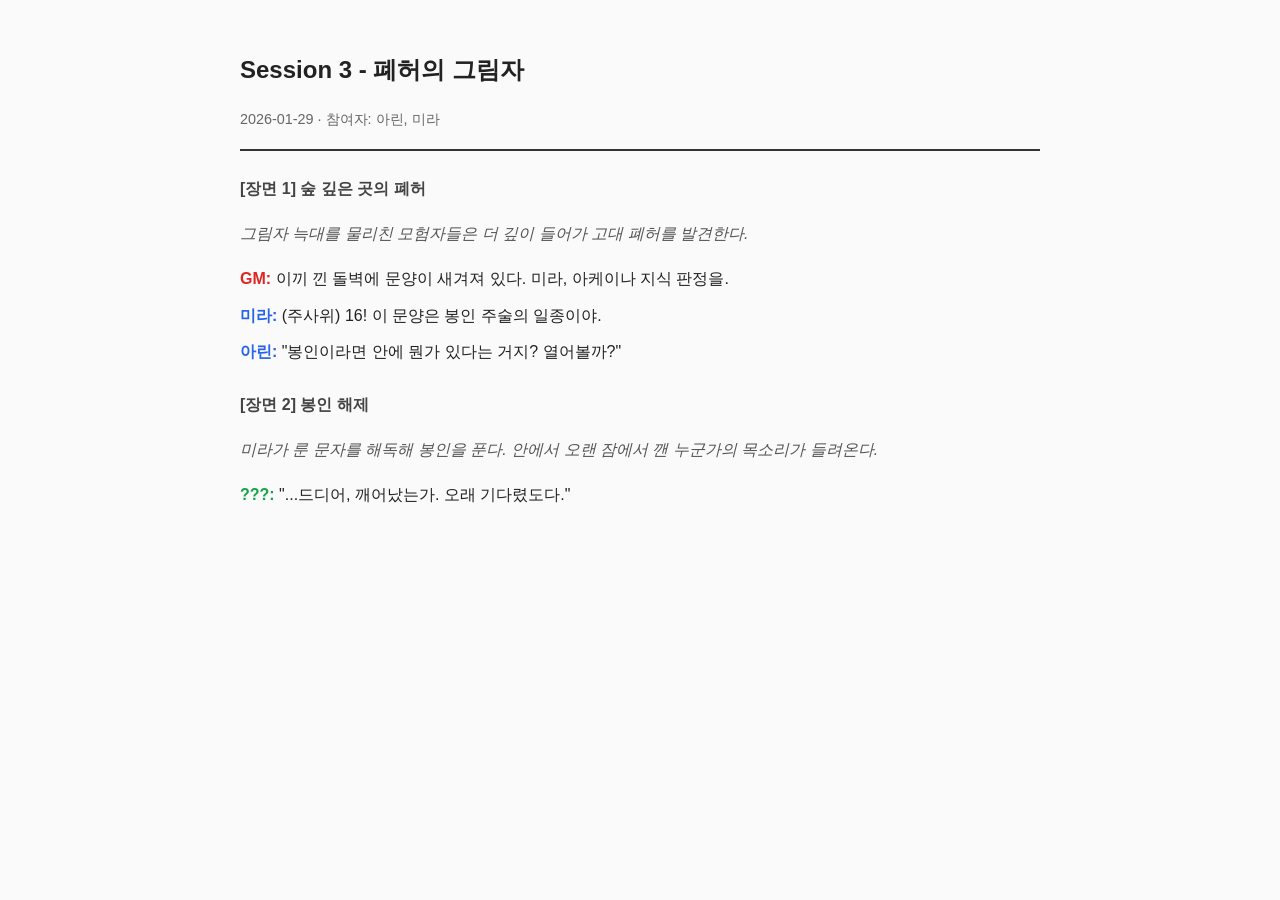
<file: logs/session03.html>
<!DOCTYPE html>
<html lang="ko">
<head>
  <meta charset="UTF-8">
  <meta name="viewport" content="width=device-width, initial-scale=1.0">
  <title>Session 3 - 폐허의 그림자</title>
  <style>
    body {
      font-family: "Pretendard", "Malgun Gothic", sans-serif;
      max-width: 800px;
      margin: 0 auto;
      padding: 2rem 1.5rem;
      line-height: 1.8;
      color: #222;
      background: #fafafa;
    }
    .log-header { border-bottom: 2px solid #333; padding-bottom: 1rem; margin-bottom: 1.5rem; }
    .log-header h1 { font-size: 1.5rem; }
    .log-header .meta { color: #666; font-size: 0.9rem; margin-top: 0.3rem; }
    .scene { margin: 1.5rem 0; }
    .scene-title { font-weight: 700; color: #444; margin-bottom: 0.5rem; }
    .dialogue { margin: 0.5rem 0; }
    .speaker { font-weight: 700; }
    .speaker.pc { color: #2563eb; }
    .speaker.npc { color: #16a34a; }
    .speaker.gm { color: #dc2626; }
    .narration { color: #555; font-style: italic; }
  </style>
</head>
<body>
  <div class="log-header">
    <h1>Session 3 - 폐허의 그림자</h1>
    <div class="meta">2026-01-29 · 참여자: 아린, 미라</div>
  </div>

  <div class="scene">
    <div class="scene-title">[장면 1] 숲 깊은 곳의 폐허</div>
    <p class="narration">그림자 늑대를 물리친 모험자들은 더 깊이 들어가 고대 폐허를 발견한다.</p>
    <div class="dialogue"><span class="speaker gm">GM:</span> 이끼 낀 돌벽에 문양이 새겨져 있다. 미라, 아케이나 지식 판정을.</div>
    <div class="dialogue"><span class="speaker pc">미라:</span> (주사위) 16! 이 문양은 봉인 주술의 일종이야.</div>
    <div class="dialogue"><span class="speaker pc">아린:</span> "봉인이라면 안에 뭔가 있다는 거지? 열어볼까?"</div>
  </div>

  <div class="scene">
    <div class="scene-title">[장면 2] 봉인 해제</div>
    <p class="narration">미라가 룬 문자를 해독해 봉인을 푼다. 안에서 오랜 잠에서 깬 누군가의 목소리가 들려온다.</p>
    <div class="dialogue"><span class="speaker npc">???:</span> "...드디어, 깨어났는가. 오래 기다렸도다."</div>
  </div>
</body>
</html>
</file>
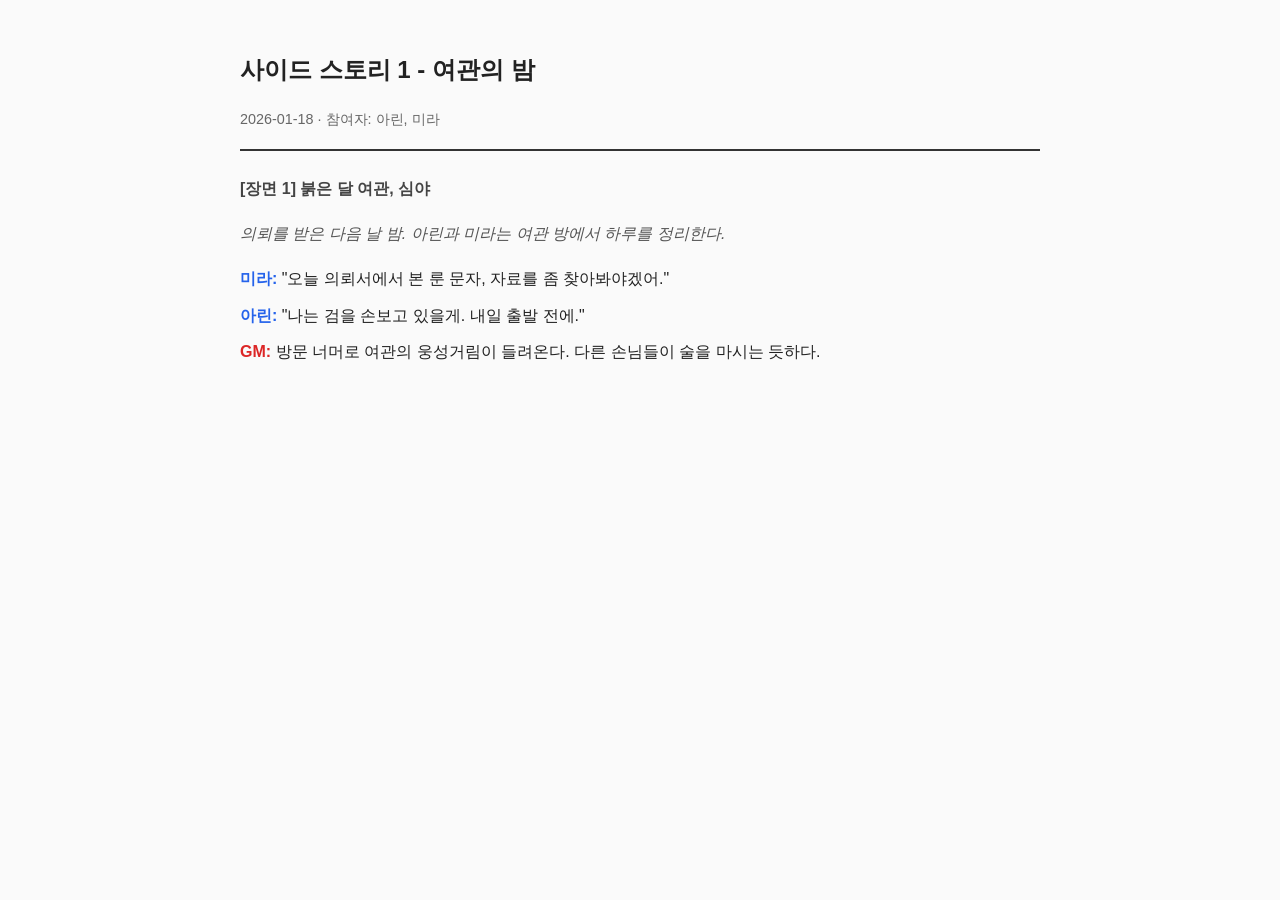
<file: logs/side01.html>
<!DOCTYPE html>
<html lang="ko">
<head>
  <meta charset="UTF-8">
  <meta name="viewport" content="width=device-width, initial-scale=1.0">
  <title>사이드 스토리 1 - 여관의 밤</title>
  <style>
    body {
      font-family: "Pretendard", "Malgun Gothic", sans-serif;
      max-width: 800px;
      margin: 0 auto;
      padding: 2rem 1.5rem;
      line-height: 1.8;
      color: #222;
      background: #fafafa;
    }
    .log-header { border-bottom: 2px solid #333; padding-bottom: 1rem; margin-bottom: 1.5rem; }
    .log-header h1 { font-size: 1.5rem; }
    .log-header .meta { color: #666; font-size: 0.9rem; margin-top: 0.3rem; }
    .scene { margin: 1.5rem 0; }
    .scene-title { font-weight: 700; color: #444; margin-bottom: 0.5rem; }
    .dialogue { margin: 0.5rem 0; }
    .speaker { font-weight: 700; }
    .speaker.pc { color: #2563eb; }
    .speaker.npc { color: #16a34a; }
    .speaker.gm { color: #dc2626; }
    .narration { color: #555; font-style: italic; }
  </style>
</head>
<body>
  <div class="log-header">
    <h1>사이드 스토리 1 - 여관의 밤</h1>
    <div class="meta">2026-01-18 · 참여자: 아린, 미라</div>
  </div>

  <div class="scene">
    <div class="scene-title">[장면 1] 붉은 달 여관, 심야</div>
    <p class="narration">의뢰를 받은 다음 날 밤. 아린과 미라는 여관 방에서 하루를 정리한다.</p>
    <div class="dialogue"><span class="speaker pc">미라:</span> "오늘 의뢰서에서 본 룬 문자, 자료를 좀 찾아봐야겠어."</div>
    <div class="dialogue"><span class="speaker pc">아린:</span> "나는 검을 손보고 있을게. 내일 출발 전에."</div>
    <div class="dialogue"><span class="speaker gm">GM:</span> 방문 너머로 여관의 웅성거림이 들려온다. 다른 손님들이 술을 마시는 듯하다.</div>
  </div>
</body>
</html>
</file>
<file: assets/css/style.css>
/*
 * MORGRAY ARCHIVES — 에버론 모그레이브 대학 지식 아카이브 스타일
 *
 * 디자인 철학: "제거 미학" — 디테일을 더하지 않고 빼서 진짜 서적처럼.
 *   · 글로우 효과 금지. 잉크는 종이에 박히는 법.
 *   · 기호(❖✦) 대신 CSS border + inset shadow로 만든 프레임.
 *   · backdrop-filter 금지. solid panel + 미세 양피지 질감.
 *   · 본문은 가주석·자간이 조절된 전통 세리프.
 *   · 단일 잉크 색(자수정) 액센트, 과한 글로우/그라데이션 배제.
 */

/* ===== 서체 (에버론 학술서 — Cormorant Garamond 본문, Uncial Antiqua 장식) ===== */
@import url('https://fonts.googleapis.com/css2?family=Cormorant+Garamond:ital,wght@0,400;0,500;0,600;0,700;1,400;1,500&family=Cinzel:wght@400;500;600;700&display=swap');

/* ===== 기본 리셋 ===== */
* { margin: 0; padding: 0; box-sizing: border-box; }

:root {
  /* 다크(기본) — 검은색 / 짙은 회색 */
  --bg: #121212;
  --bg-deep: #0a0a0a;
  --bg-card: #1a1a1a;
  --bg-card-hover: #242424;
  --bg-elevated: #202020;
  --paper: #181818;           /* 본문 "양피지" — 어두운 서책 */
  --paper-edge: #282828;
  --text: #f0f0f0;          /* 흰색 잉크 */
  --text-dim: #a0a0a0;
  --text-faded: #707070;
  --accent: #b0b0b0;         /* 중성 액센트 — 중회색 */
  --accent-deep: #909090;
  --accent-bright: #d0d0d0;
  --rule: #383838;           /* 구분선 — 잉크 라인 */
  --rule-soft: #2a2a2a;
  --border: #303030;
  --border-bright: #505050;
  --gold: #909090;           /* 회색 — 금니 회색 통일 */
  --serif: "Cormorant Garamond", "Noto Serif KR", "Pretendard", Georgia, serif;
  --display: "Cinzel", "Noto Serif KR", serif;
  --radius: 4px;             /* 날카로운 서적 모서리 — 둥글지 않음 */
  --radius-sm: 2px;
  --shadow: 0 2px 12px rgba(0, 0, 0, 0.55);
  --shadow-deep: 0 6px 28px rgba(0, 0, 0, 0.7), inset 0 0 0 1px rgba(255, 255, 255, 0.04);
  --ink-press: inset 0 0 0 1px rgba(255, 255, 255, 0.05); /* 잉크 눌림 — 미세 inset */
}

/* 라이트 — 흰색 / 아주 밝은 회색 */
:root[data-theme="light"] {
  --bg: #ffffff;             /* 흰색 */
  --bg-deep: #f2f2f2;       /* 밝은 회색 */
  --bg-card: #ffffff;
  --bg-card-hover: #f4f4f4;
  --bg-elevated: #fafafa;
  --paper: #ffffff;
  --paper-edge: #e8e8e8;
  --text: #1a1a1a;           /* 검은색 잉크 */
  --text-dim: #5a5a5a;
  --text-faded: #8a8a8a;
  --accent: #505050;         /* 중성 액센트 — 중회색 */
  --accent-deep: #3a3a3a;
  --accent-bright: #6a6a6a;
  --rule: #d0d0d0;
  --rule-soft: #e4e4e4;
  --border: #d8d8d8;
  --border-bright: #b0b0b0;
  --gold: #707070;           /* 회색 — 금니 회색 통일 */
  --shadow: 0 2px 10px rgba(0, 0, 0, 0.08);
  --shadow-deep: 0 6px 24px rgba(0, 0, 0, 0.12), inset 0 0 0 1px rgba(0, 0, 0, 0.05);
  --ink-press: inset 0 0 0 1px rgba(0, 0, 0, 0.06);
}

body {
  font-family: var(--serif);
  background: var(--bg);
  color: var(--text);
  line-height: 1.75;
  min-height: 100.01vh;
  font-size: 16px;
  letter-spacing: 0.005em;
  transition: background 0.45s ease, color 0.3s;
  /* 단순 중성 배경 — 보라 라디얼 제거 */
  background-image: linear-gradient(180deg, var(--bg) 0%, var(--bg-deep) 100%);
  background-attachment: fixed;
}

html { overflow-y: scroll; scrollbar-gutter: stable; }

::-webkit-scrollbar { width: 8px; height: 8px; }
::-webkit-scrollbar-track { background: var(--bg-deep); }
::-webkit-scrollbar-thumb { background: var(--rule); border-radius: 0; border: 2px solid var(--bg-deep); }
::-webkit-scrollbar-thumb:hover { background: var(--accent-deep); }

.container { max-width: 1080px; margin: 0 auto; padding: 0 1.8rem; position: relative; }

/* 미세한 종이 질감 — 화면 배경에 깔리는 세로 결 */
body::before {
  content: ""; position: fixed; inset: 0; pointer-events: none; z-index: -1;
  background-image:
    repeating-linear-gradient(0deg, transparent 0 3px, rgba(255, 255, 255, 0.012) 3px 4px);
  mix-blend-mode: overlay;
}

/* ===== 헤더 — 장정된 서책의 표지 ===== */
.site-header {
  background: var(--bg-card);
  border-bottom: 1px solid var(--rule);
  padding: 0.85rem 0;
  position: sticky; top: 0; z-index: 100;
  box-shadow: var(--shadow);
}
.site-header .container { display: flex; align-items: baseline; justify-content: space-between; }
.site-title a {
  color: var(--text); text-decoration: none;
  font-family: var(--display);
  font-size: 1.1rem; font-weight: 600; letter-spacing: 0.08em;
  text-transform: uppercase;
}
.site-title a:hover { color: var(--accent); }
.site-nav { display: flex; gap: 1.6rem; align-items: baseline; }
.site-nav a {
  color: var(--text-dim); text-decoration: none;
  font-family: var(--display); font-size: 0.78rem; font-weight: 500;
  letter-spacing: 0.12em; text-transform: uppercase;
  padding: 0.3rem 0;
  border-bottom: 1px solid transparent;
  transition: color 0.25s, border-color 0.25s;
}
.site-nav a:hover, .site-nav a.active { color: var(--accent); border-bottom-color: var(--accent); }

.theme-toggle {
  background: transparent; border: 1px solid var(--rule); border-radius: 999px;
  width: 32px; height: 32px; font-size: 0.9rem; cursor: pointer;
  display: flex; align-items: center; justify-content: center;
  transition: border-color 0.25s, color 0.25s; padding: 0; color: var(--text-dim);
}
.theme-toggle:hover { border-color: var(--accent); color: var(--accent); }

/* ===== 히어로 — 서적의 표지 페이지 ===== */
.hero { padding: 3.2rem 0 1.8rem; text-align: center; }
.hero h2 {
  font-family: var(--display);
  font-size: 2rem; font-weight: 600; letter-spacing: 0.06em;
  color: var(--accent);
  margin-bottom: 0.5rem;
}
.hero-sub {
  color: var(--text-dim); margin-bottom: 1.6rem;
  font-style: italic; font-family: var(--serif); font-size: 1.05rem;
  max-width: 560px; margin-left: auto; margin-right: auto;
}

/* 히어로 아래 디바이더 — 단선 + 짧은 양옆 선 (서적 장식규) */
.divider-rule {
  display: flex; align-items: center; justify-content: center; gap: 0.8rem;
  margin: 0 auto 2.4rem; max-width: 240px;
}
.divider-rule::before, .divider-rule::after {
  content: ""; flex: 1; height: 1px; background: var(--rule);
}
.divider-rule span { color: var(--gold); font-size: 0.55rem; letter-spacing: 0.5em; }

/* ===== 통계 대시보드 — 수집된 권수 ===== */
.stats-bar {
  display: grid; grid-template-columns: repeat(4, 1fr); gap: 0; margin-bottom: 2.2rem;
  border: 1px solid var(--rule); border-radius: var(--radius);
  background: var(--bg-card); box-shadow: var(--ink-press);
}
.stat-item {
  padding: 1.1rem 0.6rem; text-align: center; position: relative;
  border-right: 1px solid var(--rule-soft);
}
.stat-item:last-child { border-right: 0; }
.stat-value {
  display: block; font-family: var(--display);
  font-size: 1.65rem; font-weight: 600; color: var(--accent);
  letter-spacing: 0.04em;
}
.stat-label {
  display: block; font-family: var(--display);
  font-size: 0.65rem; color: var(--text-dim); margin-top: 0.2rem;
  letter-spacing: 0.18em; text-transform: uppercase;
}

/* ===== 검색/필터 (구버전 호환) ===== */
.result-count { color: var(--text-dim); font-family: var(--serif); font-style: italic; font-size: 0.85rem; margin-top: 0.8rem; min-height: 1.2rem; }
.search-box { position: relative; max-width: 500px; }
#searchInput {
  width: 100%; padding: 0.7rem 2.5rem 0.7rem 1rem;
  background: var(--bg); border: 1px solid var(--rule); border-radius: var(--radius);
  color: var(--text); font-family: var(--serif); font-size: 1rem; transition: border-color 0.2s;
}
#searchInput:focus { outline: none; border-color: var(--accent); }
.search-clear { position: absolute; right: 0.6rem; top: 50%; transform: translateY(-50%); background: none; border: none; color: var(--text-dim); font-size: 1.3rem; cursor: pointer; display: none; }
.search-clear.visible { display: block; }

.campaign-filters { display: flex; flex-wrap: wrap; gap: 0.5rem; margin-top: 1rem; }
.campaign-tag {
  padding: 0.35rem 0.95rem; background: var(--bg); border: 1px solid var(--rule);
  border-radius: 999px; color: var(--text-dim);
  font-family: var(--display); font-size: 0.7rem; cursor: pointer;
  letter-spacing: 0.08em; text-transform: uppercase; transition: all 0.2s;
  --tag-color: var(--accent);
}
.campaign-tag:hover { border-color: var(--tag-color); color: var(--text); }
.campaign-tag.active { background: var(--tag-color); border-color: var(--tag-color); color: var(--bg-deep); font-weight: 600; }

.session-card-head { display: flex; align-items: center; justify-content: space-between; gap: 0.5rem; margin-bottom: 0.3rem; }
.session-campaign {
  font-family: var(--display); font-size: 0.62rem; padding: 0.18rem 0.6rem; border-radius: 999px;
  background: color-mix(in srgb, var(--tag-color) 15%, transparent); color: var(--tag-color);
  border: 1px solid color-mix(in srgb, var(--tag-color) 35%, transparent); white-space: nowrap;
  letter-spacing: 0.1em; text-transform: uppercase;
}

.session-grid { display: grid; grid-template-columns: repeat(auto-fill, minmax(280px, 1fr)); gap: 1.2rem; padding-bottom: 3rem; }
.session-card {
  background: var(--bg-card); border: 1px solid var(--rule); border-radius: var(--radius);
  padding: 1.3rem; text-decoration: none; color: var(--text);
  transition: border-color 0.25s, transform 0.25s, box-shadow 0.25s;
  display: flex; flex-direction: column; gap: 0.5rem;
  box-shadow: var(--ink-press); position: relative; overflow: hidden;
  animation: cardIn 0.5s ease backwards;
}
.session-card::before {
  content: ""; position: absolute; left: 0; top: 0; bottom: 0; width: 2px;
  background: var(--accent); transform: scaleY(0); transform-origin: top; transition: transform 0.3s ease;
}
.session-card:hover { border-color: var(--accent); transform: translateY(-3px); box-shadow: var(--shadow-deep); }
.session-card:hover::before { transform: scaleY(1); }
.session-card .session-num { font-family: var(--display); color: var(--accent); font-size: 0.7rem; font-weight: 600; letter-spacing: 0.12em; text-transform: uppercase; }
.session-card .session-title { font-family: var(--serif); font-size: 1.2rem; font-weight: 600; line-height: 1.3; }
.session-card .session-summary { color: var(--text-dim); font-size: 0.92rem; font-style: italic; display: -webkit-box; -webkit-line-clamp: 2; -webkit-box-orient: vertical; overflow: hidden; }
.session-card-foot { display: flex; align-items: center; justify-content: space-between; margin-top: auto; padding-top: 0.5rem; border-top: 1px solid var(--rule-soft); }
.session-card .session-date { color: var(--text-faded); font-size: 0.82rem; font-family: var(--display); letter-spacing: 0.06em; }
.session-card .session-go { color: var(--accent); font-family: var(--display); font-size: 0.72rem; font-weight: 600; letter-spacing: 0.1em; text-transform: uppercase; opacity: 0; transform: translateX(-6px); transition: all 0.25s; }
.session-card:hover .session-go { opacity: 1; transform: translateX(0); }

@keyframes cardIn { from { opacity: 0; transform: translateY(10px); } to { opacity: 1; transform: translateY(0); } }

/* ============================================
   북 선반 (메인 화면) — 에버론 도서관 선반
   ============================================ */
.bookshelf {
  display: grid;
  grid-template-columns: repeat(auto-fill, minmax(220px, 1fr));
  gap: 2.4rem 1.8rem;
  padding-bottom: 4rem;
  margin-top: 1rem;
}

.book { text-decoration: none; color: var(--text); display: flex; flex-direction: column; animation: cardIn 0.6s ease backwards; }

/* 책 표지 — 평면 잉크, 입체는 미세 그림자만 */
.book-cover {
  position: relative; height: 280px;
  border-radius: 1px 4px 4px 1px;
  background:
    linear-gradient(115deg, color-mix(in srgb, var(--book-color) 22%, var(--bg-card)) 0%, color-mix(in srgb, var(--book-color) 14%, var(--bg-deep)) 100%);
  border: 1px solid var(--rule);
  border-left: 5px solid color-mix(in srgb, var(--book-color) 60%, var(--bg-deep));
  box-shadow: var(--shadow-deep), inset 0 0 0 1px color-mix(in srgb, var(--book-color) 12%, transparent);
  transition: border-color 0.35s, box-shadow 0.35s, transform 0.35s;
  overflow: hidden; display: flex; align-items: center; justify-content: center;
}

/* 표지 내부 장식 프레임 — CSS border로 만든 코너 (기호 아님) */
.book-cover::before {
  content: ""; position: absolute; inset: 12px; border: 1px solid color-mix(in srgb, var(--book-color) 40%, transparent);
  pointer-events: none;
}
/* 표지 상하 미세 금니선 */
.book-cover::after {
  content: ""; position: absolute; left: 18px; right: 18px; top: 18px; height: 1px;
  background: color-mix(in srgb, var(--gold) 35%, transparent);
  box-shadow: 0 calc(280px - 37px) 0 color-mix(in srgb, var(--gold) 35%, transparent);
}

.book:hover .book-cover {
  border-color: var(--book-color);
  transform: translateY(-6px);
  box-shadow: 0 12px 32px rgba(8, 4, 14, 0.65), inset 0 0 0 1px color-mix(in srgb, var(--book-color) 22%, transparent);
}

.book-spine { display: none; } /* spine 효과는 border-left로 통합 */

.book-label { padding: 1.6rem 1.4rem; text-align: center; position: relative; z-index: 1; }
.book-title {
  font-family: var(--display); font-size: 1rem; font-weight: 600;
  color: var(--text); letter-spacing: 0.06em; line-height: 1.45;
  text-transform: uppercase;
}

.book-meta { padding: 0.9rem 0 0; }
.book-desc {
  color: var(--text-dim); font-size: 0.88rem; margin-bottom: 0.5rem;
  font-family: var(--serif); font-style: italic; line-height: 1.55;
  display: -webkit-box; -webkit-line-clamp: 2; -webkit-box-orient: vertical; overflow: hidden; min-height: 2.6rem;
}
.book-info {
  display: flex; gap: 1rem; font-family: var(--display); font-size: 0.68rem;
  color: var(--text-faded); letter-spacing: 0.08em; text-transform: uppercase;
  padding-top: 0.5rem; border-top: 1px solid var(--rule-soft);
}

/* ============================================
   책 펼치기 전환 오버레이 (메인 → 캠페인)
   — 2단 모션:
   1) 0~0.5초: 우측 절반 표지가 책 중앙 hinge 기준 rotateY -90 으로 닫힘(backface hidden → 사라짐)
   2) 0.5~1.0초: 좌측 양피지가 폭 0 → 50% 로 우측으로 밀려나며 펼침 (표지와 같은 easing/속도)
   우측 양피지는 처음부터 표지 아래 가시. 중안 경첨음은 2단 끝에 사라짐.
   ============================================ */
.open-book-overlay {
  position: fixed; inset: 0; z-index: 9999;
  display: none; align-items: center; justify-content: center;
  perspective: 2400px;
  background: var(--bg-deep);
  opacity: 0;
  transition: opacity 0.2s ease;
}
.open-book-overlay.is-active { display: flex; opacity: 1; }

.open-book {
  position: relative;
  width: min(560px, 86vw);
  height: min(380px, 58vw);
  transform-style: preserve-3d;
}

/* 우측 양피지 – 처음부터 표지 아래 깔려 있음. 크기 고정. */
.open-book-spread-right {
  position: absolute; top: 0; left: 50%; width: 50%; height: 100%;
  border: 1px solid var(--rule);
  border-radius: 1px 4px 4px 1px;
  box-shadow: var(--shadow-deep);
  overflow: hidden;
  background: linear-gradient(270deg, var(--paper) 0%, var(--paper-edge) 100%);
}
.open-book-spread-right::before {
  content: ""; position: absolute; inset: 0;
  background-image: repeating-linear-gradient(
    to bottom,
    transparent 0, transparent 28px,
    color-mix(in srgb, var(--text-faded) 12%, transparent) 28px,
    color-mix(in srgb, var(--text-faded) 12%, transparent) 29px
  );
  border-left: 1px solid var(--rule-soft);
}

/* 좌측 양피지 – 닫힘 = 폭 0. 오른쪽 가장자리를 책 중앙(50%)에 고정하고
   0.5초 delay 후 폭 0 → 50% 로 좌측으로 밀려나며 펼침.
   easing = 표지 ease-in 곡선의 수학적 시간 역순(time-reversed). 표지의 끝순간 속도와
   이 시작 순간 속도가 정확히 일치 → 중간에 멈춤 없는 자연스러운 속도 연속. */
.open-book-spread-left {
  position: absolute; top: 0; right: 50%; width: 0; height: 100%;
  border: 1px solid var(--rule);
  border-radius: 4px 1px 1px 4px;
  box-shadow: var(--shadow-deep);
  overflow: hidden;
  background: linear-gradient(90deg, var(--paper-edge) 0%, var(--paper) 100%);
  /* 표지 cubic-bezier(.55, 0, .85, .55) 의 time-reverse = cubic-bezier(.15, .45, .45, 1) */
  transition: width 0.5s cubic-bezier(.15, .45, .45, 1);
  transition-delay: 0.5s;
}
.open-book-spread-left::before {
  content: ""; position: absolute; inset: 0;
  background-image: repeating-linear-gradient(
    to bottom,
    transparent 0, transparent 28px,
    color-mix(in srgb, var(--text-faded) 12%, transparent) 28px,
    color-mix(in srgb, var(--text-faded) 12%, transparent) 29px
  );
}
.open-book.is-open .open-book-spread-left { width: 50%; }

/* 앞 표지 – 책 우측 절반 위치 단일 직사각형.
   hinge = 자기 왼쪽 끝(=책 중앙 세로선). 0.5초 동안 rotateY 0 → -90 → backface hidden 으로 사라짐.
   ease-in 곡선(cubic-bezier(.55, 0, .85, .55)) - 처음 느리고 0.5초 끝에서 최고 속도로 도달,
   좌측 양피지 ease-out 시작과 속도 연속. */
.open-book-cover {
  position: absolute;
  top: 0; left: 50%;
  width: 50%; height: 100%;
  transform-origin: left center;
  transform: rotateY(0deg);
  background:
    linear-gradient(115deg, color-mix(in srgb, var(--open-color, #444) 22%, var(--bg-card)) 0%,
                            color-mix(in srgb, var(--open-color, #444) 14%, var(--bg-deep)) 100%);
  border: 1px solid var(--rule);
  border-left: 5px solid color-mix(in srgb, var(--open-color, #444) 60%, var(--bg-deep));
  border-radius: 1px 4px 4px 1px;
  box-shadow: var(--shadow-deep);
  backface-visibility: hidden;
  transition: transform 0.5s cubic-bezier(.55, 0, .85, .55);
  z-index: 3;
}
.open-book-cover::before {
  content: ""; position: absolute; inset: 12px;
  border: 1px solid color-mix(in srgb, var(--open-color, #444) 40%, transparent);
  pointer-events: none;
}
.open-book-cover::after {
  content: ""; position: absolute; left: 18px; right: 18px; top: 18px; height: 1px;
  background: color-mix(in srgb, var(--gold) 35%, transparent);
  box-shadow: 0 calc(100% - 36px) 0 color-mix(in srgb, var(--gold) 35%, transparent);
}
.open-book.is-open .open-book-cover { transform: rotateY(-90deg); }

/* 중안 세로 경첨 음영 – 2단 모션 끝에 fade-out */
.open-book-spine-shadow {
  position: absolute; top: 0; bottom: 0; left: 50%; width: 18px;
  transform: translateX(-50%);
  background: linear-gradient(to right,
    rgba(0,0,0,0) 0%, rgba(0,0,0,0.18) 50%, rgba(0,0,0,0) 100%);
  pointer-events: none; z-index: 2;
  opacity: 0.6;
  transition: opacity 0.3s ease 0.7s;
}
.open-book.is-open .open-book-spine-shadow { opacity: 0; }

@media (prefers-reduced-motion: reduce) {
  .open-book-cover { transition: opacity 0.2s ease; transform: none !important; }
  .open-book-spread-left { transition: width 0.2s ease; }
  .open-book-spine-shadow { transition: opacity 0.2s ease; }
}
/* ============================================
   캠페인 북 페이지
   ============================================ */
.campaign-view { padding-bottom: 3rem; }

.campaign-header {
  background: var(--bg-card); border: 1px solid var(--rule);
  border-left: 4px solid var(--book-color);
  border-radius: var(--radius);
  padding: 2rem 2rem 1.8rem; margin-bottom: 2rem;
  box-shadow: var(--ink-press); position: relative;
}
/* 내부 프레임 — 장정된 서적 느낌 */
.campaign-header::before {
  content: ""; position: absolute; inset: 10px; border: 1px solid var(--rule-soft); pointer-events: none;
}
.campaign-header-label {
  position: relative;
  font-family: var(--display); color: var(--book-color);
  font-size: 0.7rem; font-weight: 600; letter-spacing: 0.2em; text-transform: uppercase;
  margin-bottom: 0.4rem; padding-bottom: 0.4rem; border-bottom: 1px solid var(--rule-soft);
  display: inline-block;
}
.campaign-header-title {
  position: relative;
  font-family: var(--display); font-size: 1.75rem; font-weight: 600;
  color: var(--text); margin-bottom: 0.5rem; letter-spacing: 0.03em;
}
.campaign-header-desc { position: relative; color: var(--text-dim); margin-bottom: 1rem; font-style: italic; }
.campaign-header-stats {
  position: relative; display: flex; flex-wrap: wrap; gap: 1.6rem;
  font-family: var(--display); color: var(--text-dim);
  font-size: 0.72rem; letter-spacing: 0.08em; text-transform: uppercase;
}
.campaign-header-stats span { display: inline-flex; align-items: baseline; gap: 0.4rem; }
.campaign-header-stats span::before { content: ""; width: 4px; height: 4px; background: var(--book-color); border-radius: 50%; }

/* ===== 캠페인 북 탭 — 탭 인덱스가 아니라 서적의 색인 ===== */
.campaign-tabs {
  display: flex; gap: 0; border-bottom: 1px solid var(--rule);
  margin-bottom: 1.8rem; flex-wrap: wrap;
}
.campaign-tab {
  padding: 0.7rem 1.4rem; text-decoration: none;
  font-family: var(--display); font-size: 0.78rem; font-weight: 500;
  letter-spacing: 0.1em; text-transform: uppercase;
  color: var(--text-dim); border: 1px solid transparent;
  border-bottom: 0; margin-bottom: -1px;
  transition: color 0.25s, background 0.25s, border-color 0.25s;
  display: inline-flex; align-items: baseline; gap: 0.5rem;
}
.campaign-tab:hover { color: var(--text); background: var(--bg-card); }
.campaign-tab.active {
  color: var(--book-color, var(--accent));
  background: var(--bg-card); border-color: var(--rule);
  border-bottom: 1px solid var(--bg-card); /* 밑선 가림 */
}
.campaign-tab-count {
  font-size: 0.6rem; font-weight: 700; color: var(--text-faded);
  font-variant-numeric: tabular-nums; letter-spacing: 0;
}
.campaign-tab.active .campaign-tab-count { color: var(--book-color, var(--accent)); }

.campaign-tab-content { min-height: 200px; }

/* ===== 설정 엔트리 — 서적의 각주/란주 ===== */
.setting-entry {
  background: var(--bg-card); border: 1px solid var(--rule);
  border-left: 4px solid var(--book-color, var(--accent));
  border-radius: var(--radius); padding: 1.6rem 1.8rem; margin-bottom: 1rem;
  box-shadow: var(--ink-press); animation: cardIn 0.5s ease backwards;
}
.setting-entry-title {
  font-family: var(--display); font-size: 1.1rem; font-weight: 600;
  color: var(--book-color, var(--accent)); margin-bottom: 0.4rem; letter-spacing: 0.03em;
}
.setting-entry-category {
  display: inline-block; font-family: var(--display);
  font-size: 0.65rem; padding: 0.2rem 0.7rem; border: 1px solid var(--rule);
  border-radius: 999px; color: var(--text-dim);
  letter-spacing: 0.14em; text-transform: uppercase; margin-bottom: 1rem;
}
.setting-entry-body { font-family: var(--serif); font-size: 0.98rem; line-height: 1.8; color: var(--text); }
.setting-entry-body p { margin: 0.6rem 0; }
.setting-entry-body ul { margin: 0.6rem 0; padding-left: 1.5rem; }
.setting-entry-body li { margin: 0.3rem 0; }

/* ===== 목차 — 서적의 차례 ===== */
.chapter-list-heading {
  font-family: var(--display); font-size: 0.75rem; color: var(--text-dim);
  text-transform: uppercase; letter-spacing: 0.18em; margin-bottom: 1.2rem;
  padding-bottom: 0.5rem; border-bottom: 1px solid var(--rule);
}
.chapter-list { display: flex; flex-direction: column; gap: 0; }
.chapter-item {
  display: flex; gap: 1.2rem; align-items: baseline;
  padding: 1rem 0;
  border-bottom: 1px dotted var(--rule-soft);
  text-decoration: none; color: var(--text);
  transition: padding-left 0.3s, color 0.25s, border-color 0.25s;
  animation: cardIn 0.4s ease backwards;
}
.chapter-item:last-child { border-bottom: 0; }
.chapter-item:hover { padding-left: 0.6rem; color: var(--accent); border-bottom-color: var(--accent); }

.chapter-left {
  flex-shrink: 0; width: 2.6rem;
  font-family: var(--display); font-size: 1.1rem; font-weight: 600;
  color: var(--book-color); font-variant-numeric: tabular-nums; letter-spacing: 0.04em;
  border-right: 1px solid var(--rule-soft); padding-right: 0.8rem; text-align: right;
}
.chapter-body { flex: 1; display: flex; flex-direction: column; gap: 0.15rem; min-width: 0; }
.chapter-title { font-family: var(--serif); font-weight: 600; font-size: 1.05rem; }
.chapter-summary { color: var(--text-dim); font-size: 0.88rem; font-style: italic; }
.chapter-right { display: flex; flex-direction: column; align-items: flex-end; gap: 0.25rem; flex-shrink: 0; padding-left: 0.8rem; border-left: 1px solid var(--rule-soft); }
.chapter-date { font-family: var(--display); color: var(--text-faded); font-size: 0.72rem; letter-spacing: 0.06em; }
.chapter-go { color: var(--accent); font-family: var(--display); font-size: 0.7rem; font-weight: 600; letter-spacing: 0.1em; opacity: 0; transition: opacity 0.25s; }
.chapter-item:hover .chapter-go { opacity: 1; }

/* ============================================
   도감 (인물 / 장소) — 에버론 백과사전
   ============================================ */

/* 섹션 헤더 — 대분류 */
.char-section-heading, .loc-section-heading {
  font-family: var(--display); font-size: 0.85rem; font-weight: 600;
  color: var(--accent); letter-spacing: 0.18em; text-transform: uppercase;
  margin: 2.4rem 0 1.4rem; padding-bottom: 0.6rem; border-bottom: 1px solid var(--rule);
  display: flex; align-items: baseline; gap: 0.7rem;
}
.char-section-heading:first-child, .loc-section-heading:first-child { margin-top: 0; }
.char-section-count, .loc-section-count {
  font-family: var(--display); font-size: 0.65rem; font-weight: 600;
  color: var(--text-faded); font-variant-numeric: tabular-nums;
  border: 1px solid var(--rule); border-radius: 999px; padding: 0.12rem 0.55rem;
  letter-spacing: 0.05em;
}

/* ===== 인물 그리드 ===== */
.character-grid { display: grid; grid-template-columns: repeat(auto-fill, minmax(290px, 1fr)); gap: 1.4rem; padding-bottom: 3rem; }

.character-card {
  background: var(--bg-card); border: 1px solid var(--rule); border-radius: var(--radius);
  padding: 1.6rem; transition: border-color 0.3s, transform 0.3s, box-shadow 0.3s;
  text-decoration: none; color: var(--text); display: block;
  box-shadow: var(--ink-press); animation: cardIn 0.5s ease backwards;
  position: relative; overflow: hidden;
}
/* 카드 상단 미세 금니선 (장식 — 기호 아님) */
.character-card::before {
  content: ""; position: absolute; top: 0; left: 1.4rem; right: 1.4rem; height: 1px;
  background: color-mix(in srgb, var(--gold) 28%, transparent);
}
.character-card:hover { border-color: var(--accent); transform: translateY(-3px); box-shadow: var(--shadow-deep); }
.character-card:hover::before { background: color-mix(in srgb, var(--gold) 50%, transparent); }

.char-card-head { display: flex; align-items: center; gap: 1rem; margin-bottom: 1rem; padding-bottom: 0.8rem; border-bottom: 1px solid var(--rule-soft); }
.char-avatar {
  width: 52px; height: 52px; border-radius: 50%;
  background: var(--avatar-color, var(--accent)); color: var(--bg-deep);
  display: flex; align-items: center; justify-content: center;
  font-family: var(--display); font-size: 1.2rem; font-weight: 700;
  flex-shrink: 0; border: 2px solid color-mix(in srgb, var(--avatar-color, var(--accent)) 50%, transparent);
  overflow: hidden; position: relative;
}
.char-avatar-img { position: absolute; inset: 0; width: 100%; height: 100%; object-fit: cover; border-radius: 50%; display: block; }
.char-avatar-initial { position: relative; z-index: 0; }

.char-card-info { flex: 1; min-width: 0; }
.character-card .char-name { font-family: var(--display); font-size: 1.15rem; font-weight: 600; color: var(--accent); margin-bottom: 0.1rem; letter-spacing: 0.03em; }
.character-card .char-role { color: var(--text-dim); font-family: var(--serif); font-size: 0.85rem; font-style: italic; }
.character-card .char-section { margin-top: 0.9rem; }
.character-card .char-section h4 { font-family: var(--display); font-size: 0.62rem; color: var(--text-faded); text-transform: uppercase; letter-spacing: 0.18em; margin-bottom: 0.35rem; }
.character-card .char-section p { font-size: 0.92rem; color: var(--text); line-height: 1.65; }
.character-card .char-more { margin-top: 0.9rem; padding-top: 0.7rem; border-top: 1px solid var(--rule-soft); color: var(--accent); font-family: var(--display); font-size: 0.68rem; font-weight: 600; letter-spacing: 0.12em; text-transform: uppercase; }
.character-card:hover .char-more { color: var(--accent-bright); }

/* ===== 장소 그리드 ===== */
.location-grid { display: grid; grid-template-columns: repeat(auto-fill, minmax(270px, 1fr)); gap: 1.4rem; padding-bottom: 3rem; }
.location-card {
  background: var(--bg-card); border: 1px solid var(--rule); border-radius: var(--radius);
  overflow: hidden; text-decoration: none; color: var(--text);
  transition: border-color 0.3s, transform 0.3s, box-shadow 0.3s;
  box-shadow: var(--ink-press); display: block; animation: cardIn 0.5s ease backwards; position: relative;
}
.location-card:hover { border-color: var(--accent); transform: translateY(-3px); box-shadow: var(--shadow-deep); }
.location-card-image { width: 100%; height: 180px; overflow: hidden; background: var(--bg-deep); position: relative; border-bottom: 1px solid var(--rule); }
.location-card-image img { width: 100%; height: 100%; object-fit: cover; display: block; transition: transform 0.5s ease; filter: saturate(0.85); }
.location-card:hover .location-card-image img { transform: scale(1.04); }
.location-card-body { padding: 1.1rem 1.3rem 1.4rem; }
.location-card-head { display: flex; align-items: center; margin-bottom: 0.5rem; }
.location-type { font-family: var(--display); font-size: 0.62rem; padding: 0.2rem 0.7rem; border: 1px solid var(--rule); border-radius: 999px; color: var(--text-dim); letter-spacing: 0.12em; text-transform: uppercase; }
.location-card-name { font-family: var(--display); font-size: 1.1rem; font-weight: 600; color: var(--accent); margin-bottom: 0.35rem; letter-spacing: 0.03em; }
.location-card-desc { font-size: 0.9rem; color: var(--text-dim); font-style: italic; line-height: 1.55; display: -webkit-box; -webkit-line-clamp: 2; -webkit-box-orient: vertical; overflow: hidden; }

/* ============================================
   상세 페이지 (인물 / 장소) — 양피지 도감 페이지
   ============================================ */
.character-detail, .location-detail { padding: 1.5rem 0 3rem; }

.character-detail-card, .location-detail-card {
  background: linear-gradient(170deg, var(--paper) 0%, var(--bg-card) 100%);
  border: 1px solid var(--rule); border-radius: var(--radius);
  box-shadow: var(--shadow-deep); overflow: hidden; position: relative;
}
/* 도감 페이지 외곽 프레임 */
.character-detail-card::before, .location-detail-card::before {
  content: ""; position: absolute; inset: 10px; border: 1px solid var(--rule-soft); pointer-events: none;
}
/* 상단 금니선 */
.character-detail-card::after, .location-detail-card::after {
  content: ""; position: absolute; top: 14px; left: 14px; right: 14px; height: 1px;
  background: color-mix(in srgb, var(--gold) 30%, transparent);
}

.char-detail-header { display: flex; align-items: center; gap: 1.5rem; border-bottom: 1px solid var(--rule); padding: 1.8rem 2rem 1.4rem; margin-bottom: 1.4rem; position: relative; }
.char-detail-standing { flex-shrink: 0; width: 240px; border-radius: var(--radius); overflow: hidden; background: var(--bg-deep); border: 1px solid var(--rule); box-shadow: var(--shadow); align-self: stretch; order: 99; margin-left: auto; position: relative; }
.char-detail-standing img { width: 100%; height: 100%; object-fit: cover; display: block; filter: saturate(0.9); }
/* standing 하단 페이드 — 페이지에 녹아듦 */
.char-detail-standing::after { content: ""; position: absolute; left: 0; right: 0; bottom: 0; height: 36px; background: linear-gradient(transparent, var(--paper)); pointer-events: none; }

.char-detail-header-info { flex: 1; min-width: 0; position: relative; }
.char-detail-avatar { width: 88px; height: 88px; border-radius: 50%; background: var(--avatar-color, var(--accent)); color: var(--bg-deep); display: flex; align-items: center; justify-content: center; font-family: var(--display); font-size: 1.8rem; font-weight: 700; flex-shrink: 0; border: 3px solid color-mix(in srgb, var(--avatar-color, var(--accent)) 45%, transparent); overflow: hidden; position: relative; }
.char-detail-avatar-img { position: absolute; inset: 0; width: 100%; height: 100%; object-fit: cover; border-radius: 50%; display: block; }
.char-detail-name { font-family: var(--display); font-size: 1.9rem; font-weight: 600; color: var(--accent); margin-bottom: 0.35rem; letter-spacing: 0.03em; }
.char-detail-role { color: var(--text-dim); font-family: var(--serif); font-size: 0.98rem; font-style: italic; }

.char-detail-section, .location-detail-card .char-detail-section { margin-bottom: 1.6rem; padding: 0 2rem; position: relative; }
.char-detail-section h3 { font-family: var(--display); font-size: 0.72rem; color: var(--text-faded); text-transform: uppercase; letter-spacing: 0.2em; margin-bottom: 0.6rem; padding-bottom: 0.4rem; border-bottom: 1px solid var(--rule-soft); }
.char-detail-section p { font-family: var(--serif); font-size: 1.02rem; line-height: 1.85; color: var(--text); }

.loc-detail-hero { width: 100%; max-height: 400px; overflow: hidden; background: var(--bg-deep); border-bottom: 1px solid var(--rule); position: relative; }
.loc-detail-hero img { width: 100%; height: 100%; max-height: 400px; object-fit: cover; display: block; filter: saturate(0.9); }
.loc-detail-hero::after { content: ""; position: absolute; left: 0; right: 0; bottom: 0; height: 50px; background: linear-gradient(transparent, var(--paper)); pointer-events: none; }

.loc-detail-header { padding: 1.6rem 2rem 1.2rem; border-bottom: 1px solid var(--rule); position: relative; }
.loc-detail-name { font-family: var(--display); font-size: 1.9rem; font-weight: 600; color: var(--accent); margin-bottom: 0.4rem; letter-spacing: 0.03em; }
.loc-detail-type { display: inline-block; font-family: var(--display); font-size: 0.65rem; padding: 0.22rem 0.8rem; border: 1px solid var(--rule); border-radius: 999px; color: var(--text-dim); letter-spacing: 0.14em; text-transform: uppercase; }

/* 관련 세션 — 서적의 색인 참조 */
.related-sessions { display: flex; flex-direction: column; gap: 0.6rem; }
.related-session { display: inline-block; padding: 0.7rem 1.1rem; background: var(--bg); border: 1px solid var(--rule); border-radius: var(--radius-sm); color: var(--text); text-decoration: none; font-size: 0.9rem; transition: border-color 0.2s, color 0.2s; }
a.related-session:hover { border-color: var(--accent); color: var(--accent); }
.related-session-card {
  display: block; padding: 1rem 1.1rem; background: var(--bg);
  border: 1px solid var(--rule); border-left: 3px solid var(--tag-color, var(--accent));
  border-radius: var(--radius-sm); text-decoration: none; color: var(--text);
  transition: border-color 0.25s, transform 0.25s, background 0.25s;
}
a.related-session-card:hover { border-color: var(--tag-color, var(--accent)); border-left-color: var(--tag-color, var(--accent)); background: var(--bg-card); transform: translateX(4px); }
.related-session-head { display: flex; align-items: baseline; gap: 0.6rem; margin-bottom: 0.3rem; }
.related-session-num { font-family: var(--display); font-size: 0.7rem; font-weight: 600; color: var(--text-faded); letter-spacing: 0.1em; text-transform: uppercase; }
.related-session-tag { font-family: var(--display); font-size: 0.6rem; padding: 0.15rem 0.55rem; border: 1px solid color-mix(in srgb, var(--tag-color) 40%, transparent); border-radius: 999px; background: color-mix(in srgb, var(--tag-color) 14%, transparent); color: var(--tag-color); letter-spacing: 0.08em; text-transform: uppercase; }
.related-session-title { font-family: var(--serif); font-size: 1rem; font-weight: 600; margin-bottom: 0.25rem; }
.related-session-meta { display: flex; gap: 1rem; margin-bottom: 0.3rem; }
.related-session-date { font-family: var(--display); font-size: 0.7rem; color: var(--text-faded); letter-spacing: 0.06em; }
.related-session-summary { font-family: var(--serif); font-size: 0.86rem; color: var(--text-dim); line-height: 1.55; font-style: italic; display: -webkit-box; -webkit-line-clamp: 2; -webkit-box-orient: vertical; overflow: hidden; }

/* ===== 캠페인 바 ===== */
.detail-campaign-bar { display: flex; align-items: center; justify-content: space-between; gap: 0.8rem; padding: 0.75rem 1.1rem; margin-bottom: 1.2rem; background: color-mix(in srgb, var(--book-color, var(--accent)) 8%, var(--bg-card)); border: 1px solid var(--rule); border-left: 3px solid var(--book-color, var(--accent)); border-radius: var(--radius); }
.detail-campaign-back { color: var(--text-dim); text-decoration: none; font-family: var(--display); font-size: 0.78rem; font-weight: 500; letter-spacing: 0.08em; text-transform: uppercase; transition: color 0.2s; }
.detail-campaign-back:hover { color: var(--book-color, var(--accent)); }
.detail-campaign-label { font-family: var(--display); font-size: 0.65rem; color: var(--book-color, var(--accent)); font-weight: 600; letter-spacing: 0.18em; text-transform: uppercase; }

/* ===== 푸터 ===== */
.site-footer { border-top: 1px solid var(--rule); padding: 1.8rem 0; margin-top: auto; background: var(--bg-deep); }
.site-footer p { color: var(--text-faded); font-family: var(--display); font-size: 0.72rem; text-align: center; letter-spacing: 0.14em; text-transform: uppercase; }

/* ===== 유틸 ===== */
.loading { color: var(--text-dim); font-style: italic; grid-column: 1 / -1; text-align: center; padding: 2rem; }
.empty { color: var(--text-dim); font-style: italic; grid-column: 1 / -1; text-align: center; padding: 3rem; }
.empty-state { grid-column: 1 / -1; text-align: center; padding: 4rem 2rem; }
.empty-icon { font-size: 2.5rem; margin-bottom: 1rem; opacity: 0.35; color: var(--text-faded); }
.empty-title { font-family: var(--display); font-size: 1.05rem; font-weight: 600; color: var(--text-dim); margin-bottom: 0.4rem; letter-spacing: 0.05em; }
.empty-desc { color: var(--text-faded); font-size: 0.92rem; font-style: italic; }

/* ===== 스크롤 탑 ===== */
.scroll-top { position: fixed; right: 1.5rem; bottom: 1.5rem; width: 42px; height: 42px; border-radius: 50%; background: var(--bg-card); color: var(--accent); border: 1px solid var(--rule); font-size: 1.2rem; cursor: pointer; box-shadow: var(--shadow); opacity: 0; visibility: hidden; transform: translateY(20px); transition: all 0.3s ease; z-index: 90; }
.scroll-top.visible { opacity: 1; visibility: visible; transform: translateY(0); }
.scroll-top:hover { border-color: var(--accent); background: var(--bg-card-hover); }

/* ===== 로그 뷰어 페이지 ===== */
.log-body { padding-top: 0; }
.log-header-bar { position: sticky; top: 0; z-index: 100; background: var(--bg-card); border-bottom: 1px solid var(--rule); box-shadow: var(--shadow); }
.log-bar-top { display: flex; align-items: baseline; gap: 0.8rem; padding: 0.55rem 1.4rem; border-bottom: 1px solid var(--rule-soft); background: color-mix(in srgb, var(--book-color) 7%, transparent); }
.log-back { color: var(--text-dim); text-decoration: none; font-family: var(--display); font-size: 0.74rem; font-weight: 500; white-space: nowrap; letter-spacing: 0.08em; text-transform: uppercase; transition: color 0.2s; }
.log-back:hover { color: var(--book-color); }
.log-crumb { font-family: var(--display); font-size: 0.74rem; font-weight: 500; color: var(--book-color); flex: 1; min-width: 0; white-space: nowrap; overflow: hidden; text-overflow: ellipsis; letter-spacing: 0.06em; }
.log-theme-toggle { margin-left: auto; width: 30px; height: 30px; font-size: 0.85rem; }

.log-bar-main { display: flex; align-items: baseline; justify-content: space-between; gap: 0.8rem; padding: 0.65rem 1.4rem; }
.log-title-top { font-family: var(--display); font-size: 1.15rem; font-weight: 600; margin: 0; white-space: nowrap; overflow: hidden; text-overflow: ellipsis; flex: 1; min-width: 0; color: var(--text); letter-spacing: 0.03em; }
.log-nav-row { display: flex; align-items: baseline; gap: 0.5rem; flex-shrink: 0; }
.log-nav-btn { padding: 0.4rem 0.9rem; background: var(--bg); border: 1px solid var(--rule); border-radius: var(--radius-sm); color: var(--text); text-decoration: none; font-family: var(--display); font-size: 0.72rem; font-weight: 500; letter-spacing: 0.08em; text-transform: uppercase; transition: border-color 0.2s, color 0.2s; white-space: nowrap; }
a.log-nav-btn:hover { border-color: var(--accent); color: var(--accent); }
.log-nav-btn.disabled { opacity: 0.3; pointer-events: none; }
.log-date-pill { font-family: var(--display); color: var(--text-faded); font-size: 0.72rem; letter-spacing: 0.06em; white-space: nowrap; }
.log-empty-bar { display: flex; align-items: baseline; gap: 0.8rem; padding: 0.7rem 1.4rem; }
.log-empty-text { color: var(--text-dim); font-style: italic; font-size: 0.9rem; }

/* 레이아웃 (사이드바 + 본문) */
.log-layout { max-width: 1600px; margin: 0 auto; padding: 1.2rem 1.8rem 3rem; display: grid; grid-template-columns: 220px 1fr; gap: 1.6rem; min-height: calc(100vh - 80px); }
.log-sidebar { position: sticky; top: 100px; align-self: start; background: var(--bg-card); border: 1px solid var(--rule); border-radius: var(--radius); overflow: hidden; max-height: calc(100vh - 130px); display: flex; flex-direction: column; box-shadow: var(--shadow); }
.sidebar-head { padding: 0.9rem 1rem; border-bottom: 1px solid var(--rule-soft); background: color-mix(in srgb, var(--book-color) 8%, transparent); }
.sidebar-book-title { font-family: var(--display); font-weight: 600; font-size: 0.82rem; color: var(--text); white-space: nowrap; overflow: hidden; text-overflow: ellipsis; letter-spacing: 0.05em; }

.sidebar-nav { flex: 1; overflow-y: auto; padding: 0.5rem; }
.sidebar-item { display: flex; gap: 0.6rem; align-items: baseline; padding: 0.65rem 0.7rem; border-left: 2px solid transparent; text-decoration: none; color: var(--text-dim); transition: background 0.2s, color 0.2s, border-color 0.2s; }
.sidebar-item:hover { background: var(--bg-card-hover); color: var(--text); }
.sidebar-item.active { background: color-mix(in srgb, var(--book-color) 12%, transparent); color: var(--text); border-left-color: var(--book-color); }
.sidebar-num { flex-shrink: 0; font-family: var(--display); font-size: 0.8rem; font-weight: 600; color: var(--text-faded); font-variant-numeric: tabular-nums; }
.sidebar-item.active .sidebar-num { color: var(--book-color); }
.sidebar-text { display: flex; flex-direction: column; min-width: 0; }
.sidebar-title { font-family: var(--serif); font-size: 0.86rem; font-weight: 500; white-space: nowrap; overflow: hidden; text-overflow: ellipsis; }
.sidebar-date { font-family: var(--display); font-size: 0.66rem; color: var(--text-faded); letter-spacing: 0.04em; }

.sidebar-foot { padding: 0.5rem; border-top: 1px solid var(--rule-soft); }
.sidebar-foot-link { display: block; text-align: center; color: var(--text-dim); text-decoration: none; font-family: var(--display); font-size: 0.72rem; font-weight: 600; letter-spacing: 0.12em; text-transform: uppercase; padding: 0.55rem; border-radius: var(--radius-sm); transition: color 0.2s, background 0.2s; }
.sidebar-foot-link:hover { color: var(--book-color); background: color-mix(in srgb, var(--book-color) 8%, transparent); }

/* ===== 로그 본문 — 양피지에 적힌 기록 (가독성 최우선) ===== */
.log-main { min-width: 0; display: flex; flex-direction: column; gap: 0.8rem; }
.log-frame-wrap { flex: 1; background: var(--paper); border: 1px solid var(--rule-bright); border-radius: var(--radius); overflow: hidden; box-shadow: var(--shadow-deep); position: relative; }
/* 도감 페이지 코너 프레임 (CSS border, 기호 없음) */
.frame-corner { position: absolute; width: 20px; height: 20px; border: 1px solid color-mix(in srgb, var(--gold) 45%, transparent); pointer-events: none; z-index: 2; }
.log-frame-wrap .frame-corner:nth-child(1) { top: 8px; left: 8px; border-right: 0; border-bottom: 0; }
.log-frame-wrap .frame-corner:nth-child(2) { top: 8px; right: 8px; border-left: 0; border-bottom: 0; }
.log-frame-wrap .frame-corner:nth-child(3) { bottom: 8px; left: 8px; border-right: 0; border-top: 0; }
.log-frame-wrap .frame-corner:nth-child(4) { bottom: 8px; right: 8px; border-left: 0; border-top: 0; }

/*
 * iframe 내부는 로그 파일 자체 스타일에 맡김 (가독성은 본문 HTML이 담당).
 * 호스트는 틀만 제공.
 */
.log-frame-wrap iframe { width: 100%; height: 85vh; border: none; background: var(--paper); display: block; position: relative; z-index: 1; }
.log-frame-wrap iframe::-webkit-scrollbar { width: 8px; }
.log-frame-wrap iframe::-webkit-scrollbar-track { background: transparent; }
.log-frame-wrap iframe::-webkit-scrollbar-thumb { background: var(--rule); border-radius: 0; }

.log-footer { margin-top: 0; }

/* ===== FAB ===== */
.scroll-fab { position: fixed; right: 1.5rem; width: 42px; height: 42px; border-radius: 50%; background: var(--bg-card); color: var(--accent); border: 1px solid var(--rule); font-size: 1.1rem; cursor: pointer; box-shadow: var(--shadow); opacity: 0; visibility: hidden; transform: translateY(20px); transition: all 0.3s ease; z-index: 90; display: flex; align-items: center; justify-content: center; }
.scroll-fab.visible { opacity: 1; visibility: visible; transform: translateY(0); }
.scroll-fab:hover { border-color: var(--accent); background: var(--bg-card-hover); }
.scroll-up { bottom: 4.6rem; }
.scroll-down { bottom: 1.5rem; }

/* ===== 세션 요약 패널 ===== */
.log-summary-panel { background: var(--bg-card); border: 1px solid var(--rule); border-radius: var(--radius); overflow: hidden; box-shadow: var(--shadow); }
.summary-toggle { width: 100%; display: flex; align-items: baseline; gap: 0.6rem; padding: 0.9rem 1.4rem; background: var(--bg-card); border: none; border-left: 3px solid var(--book-color, var(--accent)); color: var(--text); font-family: var(--display); font-size: 0.82rem; font-weight: 600; letter-spacing: 0.1em; text-transform: uppercase; cursor: pointer; transition: background 0.2s, border-color 0.2s; }
.summary-toggle:hover { background: var(--bg-card-hover); border-left-color: var(--accent); }
.summary-toggle-icon { font-size: 0.78rem; color: var(--book-color, var(--accent)); transition: transform 0.35s ease; }
.summary-toggle[aria-expanded="true"] .summary-toggle-icon { transform: rotate(180deg); }
.summary-content { border-top: 1px solid var(--rule-soft); background: var(--bg); max-height: 0; opacity: 0; overflow: hidden; transition: max-height 0.4s ease, opacity 0.35s ease; }
.summary-content.open { max-height: 70vh; opacity: 1; }
.summary-content iframe { width: 100%; height: 60vh; border: none; display: block; }

/* ===== back-link ===== */
.back-link { display: inline-block; margin-bottom: 1rem; color: var(--text-dim); text-decoration: none; font-family: var(--display); font-size: 0.78rem; font-weight: 500; letter-spacing: 0.1em; text-transform: uppercase; transition: color 0.2s; }
.back-link:hover { color: var(--accent); }

/* ===== 반응형 ===== */
@media (max-width: 600px) {
  .site-header .container { flex-direction: column; gap: 0.7rem; align-items: flex-start; }
  .hero h2 { font-size: 1.5rem; }
  .session-grid, .character-grid, .location-grid { grid-template-columns: 1fr; }
  .stats-bar { grid-template-columns: repeat(2, 1fr); }
  .stat-item:nth-child(2) { border-right: 0; }
  .stat-item:nth-child(1), .stat-item:nth-child(2) { border-bottom: 1px solid var(--rule-soft); }
  .bookshelf { grid-template-columns: repeat(auto-fill, minmax(150px, 1fr)); gap: 1.2rem; }
  .book-cover { height: 200px; }
  .chapter-item { flex-direction: column; align-items: flex-start; gap: 0.4rem; }
  .chapter-left { width: auto; border-right: 0; padding-right: 0; text-align: left; }
  .chapter-right { flex-direction: row; align-items: baseline; padding-left: 0; border-left: 0; }
  .chapter-go { opacity: 1; }
  .char-detail-header { flex-direction: column; align-items: center; text-align: center; }
  .char-detail-standing { width: 180px; order: -1; margin-left: 0; }
}

@media (max-width: 900px) {
  .log-layout { grid-template-columns: 1fr; padding-top: 0.6rem; }
  .log-sidebar { position: static; max-height: 240px; order: 2; }
  .log-main { order: 1; }
  .log-bar-main { flex-wrap: wrap; }
  .log-title-top { flex: 1 1 100%; order: -1; margin-bottom: 0.3rem; }
}
</file>
<file: assets/css/cinematic.css>
/*
 * CINEMATIC — TRPG 로그 아카이브 "게임 챕터 선택" 홈
 * 구조 B: 풀블리드 히어로 + 가로 스크롤 캠페인 + 최근 기록 스트립.
 * 색은 캠페인별 색이 분위기를 만들고, 바탕은 극장 같은 근흑색.
 */
@import url('https://fonts.googleapis.com/css2?family=Cinzel:wght@500;600;700&family=Cinzel+Decorative:wght@700;900&family=Cormorant+Garamond:ital,wght@0,400;0,500;0,600;1,400;1,500&family=Noto+Serif+KR:wght@400;500;600&display=swap');

*{margin:0;padding:0;box-sizing:border-box}

:root{
  --bg:#08080a; --bg-2:#101014; --panel:#151519; --panel-2:#1c1c22;
  --text:#f4f2ea; --dim:#a8a6a0; --faint:#6e6c67;
  --line:rgba(255,255,255,.10); --line-2:rgba(255,255,255,.17);
  --serif:"Cormorant Garamond","Noto Serif KR",Georgia,serif;
  --display:"Cinzel","Noto Serif KR",serif;
  --deco:"Cinzel Decorative","Cinzel",serif;
  --maxw:1240px;
  --grain:url("data:image/svg+xml,%3Csvg xmlns='http://www.w3.org/2000/svg' width='140' height='140'%3E%3Cfilter id='n'%3E%3CfeTurbulence type='fractalNoise' baseFrequency='0.9' numOctaves='2' stitchTiles='stitch'/%3E%3C/filter%3E%3Crect width='100%25' height='100%25' filter='url(%23n)' opacity='0.5'/%3E%3C/svg%3E");
}
:root[data-theme="light"]{
  --bg:#efe9de; --bg-2:#e3dccd; --panel:#faf5ea; --panel-2:#f2ebdb;
  --text:#221d15; --dim:#5f5748; --faint:#8f8672;
  --line:rgba(40,30,15,.14); --line-2:rgba(40,30,15,.22);
}

html{scroll-behavior:smooth}
body{
  font-family:var(--serif); background:var(--bg); color:var(--text);
  line-height:1.7; font-size:16px; min-height:100vh;
  -webkit-font-smoothing:antialiased; overflow-x:hidden;
}
a{color:inherit; text-decoration:none}
img{display:block; max-width:100%}
::selection{background:color-mix(in srgb,var(--hc,#7aa2f7) 45%,transparent)}
::-webkit-scrollbar{height:9px; width:9px}
::-webkit-scrollbar-thumb{background:var(--line-2); border-radius:99px}

/* ===== 네비게이션 (히어로 위에 겹침, 스크롤 시 고정 바) ===== */
.cine-nav{
  position:fixed; inset:0 0 auto 0; z-index:100;
  display:flex; align-items:center; justify-content:space-between;
  padding:1.3rem clamp(1.2rem,4vw,2.6rem);
  transition:background .4s ease, border-color .4s ease, padding .3s ease;
  border-bottom:1px solid transparent;
}
.cine-nav.scrolled{
  background:color-mix(in srgb,var(--bg) 82%,transparent);
  backdrop-filter:blur(14px) saturate(1.2);
  border-bottom-color:var(--line);
  padding-top:.85rem; padding-bottom:.85rem;
}
.brand{font-family:var(--deco); font-weight:700; font-size:1.15rem; letter-spacing:.02em; color:var(--text)}
.brand .dice{font-family:var(--serif); margin-right:.35rem}
.cine-nav-right{display:flex; align-items:center; gap:clamp(1rem,2.5vw,1.9rem)}
.cine-nav a.nav-link{
  font-family:var(--display); font-size:.76rem; font-weight:500;
  letter-spacing:.14em; text-transform:uppercase; color:var(--dim);
  padding:.3rem 0; border-bottom:1px solid transparent; transition:color .25s,border-color .25s;
}
.cine-nav a.nav-link:hover{color:var(--text); border-bottom-color:var(--text)}
.theme-toggle{
  background:transparent; border:1px solid var(--line-2); border-radius:999px;
  width:34px; height:34px; font-size:.9rem; cursor:pointer; color:var(--dim);
  display:grid; place-items:center; transition:border-color .25s,color .25s;
}
.theme-toggle:hover{border-color:var(--text); color:var(--text)}

/* ===== 히어로 — 풀 뷰포트 ===== */
.hero{
  position:relative; min-height:100svh; display:flex; align-items:center;
  padding:clamp(7rem,13vh,9.5rem) clamp(1.2rem,4vw,2.6rem) clamp(3rem,8vh,5rem);
  overflow:hidden; isolation:isolate;
}
.hero-bg{position:absolute; inset:0; z-index:-2; transition:opacity .6s ease}
.hero-bg::before{
  content:""; position:absolute; inset:0;
  background:
    radial-gradient(115% 85% at 50% -15%, color-mix(in srgb,var(--hc) 42%,transparent) 0%, transparent 58%),
    radial-gradient(90% 70% at 82% 118%, color-mix(in srgb,var(--hc) 30%,transparent) 0%, transparent 66%),
    /* 별 — 옅은 점광 */
    radial-gradient(1.5px 1.5px at 18% 26%, rgba(255,255,255,.5), transparent),
    radial-gradient(1.5px 1.5px at 74% 18%, rgba(255,255,255,.4), transparent),
    radial-gradient(1.5px 1.5px at 62% 44%, rgba(255,255,255,.35), transparent),
    radial-gradient(1.5px 1.5px at 88% 62%, rgba(255,255,255,.4), transparent),
    radial-gradient(1.5px 1.5px at 34% 70%, rgba(255,255,255,.3), transparent),
    radial-gradient(1.5px 1.5px at 8% 54%, rgba(255,255,255,.3), transparent),
    linear-gradient(180deg, var(--bg-2) 0%, var(--bg) 72%);
}
/* 드리프트하는 오로라 조명 — 빈 공간에 생기를 */
.hero-bg::after{
  content:""; position:absolute; inset:-25%; pointer-events:none;
  background:
    radial-gradient(38% 40% at 32% 42%, color-mix(in srgb,var(--hc) 40%,transparent) 0%, transparent 68%),
    radial-gradient(34% 36% at 72% 58%, color-mix(in srgb,var(--hc) 26%,transparent) 0%, transparent 70%);
  filter:blur(46px); opacity:.85;
  animation:aurora 20s ease-in-out infinite alternate;
}
@keyframes aurora{0%{transform:translate3d(-3%,-2%,0) scale(1)}100%{transform:translate3d(4%,3%,0) scale(1.14)}}
/* 캠페인 히어로 이미지 — 우측에 떠오르고 좌측 텍스트 영역으로 페이드아웃 */
.hero-photo{
  position:absolute; inset:0; width:100%; height:100%; object-fit:cover; object-position:center 32%;
  opacity:.55; filter:saturate(.92);
  -webkit-mask-image:radial-gradient(115% 95% at 72% 45%, #000 28%, transparent 78%);
  mask-image:radial-gradient(115% 95% at 72% 45%, #000 28%, transparent 78%);
}
.hero.has-photo .hero-monogram{opacity:.4}
/* 히어로 좌우 화살표 — 캠페인 넘겨보기 */
.hero-arrow{
  position:absolute; z-index:2; top:50%; transform:translateY(-50%);
  width:46px; height:46px; border-radius:999px; cursor:pointer;
  border:1px solid var(--line-2); background:color-mix(in srgb,var(--bg) 55%,transparent);
  color:var(--dim); font-size:1.05rem; display:grid; place-items:center;
  backdrop-filter:blur(6px);
  transition:border-color .25s, color .25s, background .25s;
}
.hero-arrow:hover{border-color:var(--text); color:var(--text); background:color-mix(in srgb,var(--bg) 75%,transparent)}
.hero-arrow.prev{left:clamp(.6rem,2vw,1.6rem)}
.hero-arrow.next{right:clamp(.6rem,2vw,1.6rem)}
/* 거대한 캠페인 모노그램 — 제목 뒤 워터마크 */
.hero-monogram{
  position:absolute; z-index:-1; right:4vw; top:50%; transform:translateY(-50%);
  font-family:var(--deco); font-weight:900; font-size:min(54vw,760px); line-height:.72;
  color:color-mix(in srgb,var(--hc) 13%, transparent); pointer-events:none; user-select:none;
  text-shadow:0 0 100px color-mix(in srgb,var(--hc) 24%,transparent);
}
/* 히어로 장식 코너 프레임 — 아카이브 정체성 */
.hero-frame{position:absolute; z-index:0; pointer-events:none; width:44px; height:44px; border:1px solid color-mix(in srgb,var(--hc) 40%,transparent)}
.hero-frame.tl{top:clamp(5.5rem,11vh,7.5rem); left:clamp(1.2rem,4vw,2.6rem); border-right:0; border-bottom:0}
.hero-frame.br{bottom:clamp(2.4rem,7vh,4rem); right:clamp(1.2rem,4vw,2.6rem); border-left:0; border-top:0}
/* 극장 비네트 + 하단 페이드 */
.hero::after{
  content:""; position:absolute; inset:0; z-index:-1; pointer-events:none;
  background:
    radial-gradient(130% 100% at 50% 40%, transparent 55%, rgba(0,0,0,.5) 100%),
    linear-gradient(0deg, var(--bg) 2%, transparent 40%);
}
:root[data-theme="light"] .hero::after{
  background:
    radial-gradient(130% 100% at 50% 40%, transparent 58%, rgba(60,45,20,.18) 100%),
    linear-gradient(0deg, var(--bg) 2%, transparent 42%);
}
/* 필름 그레인 */
.hero .grain{position:absolute; inset:0; z-index:-1; background-image:var(--grain); background-size:180px; opacity:.05; pointer-events:none; mix-blend-mode:overlay}

.hero-inner{max-width:var(--maxw); width:100%; margin:0 auto; position:relative}
.hero-eyebrow{
  display:inline-flex; align-items:center; gap:.6rem; margin-bottom:1.1rem;
  font-family:var(--display); font-size:.72rem; font-weight:600; letter-spacing:.24em;
  text-transform:uppercase; color:var(--hc);
}
.hero-eyebrow::before{content:""; width:26px; height:1px; background:var(--hc)}
.hero h1{
  font-family:var(--deco); font-weight:900; letter-spacing:.01em;
  font-size:clamp(2.6rem,8vw,6rem); line-height:1.02; color:var(--text);
  text-wrap:balance; max-width:16ch; margin-bottom:1.1rem;
  text-shadow:0 4px 40px rgba(0,0,0,.5);
}
.hero-desc{
  font-family:var(--serif); font-size:clamp(1.05rem,2vw,1.35rem); font-style:italic;
  color:var(--dim); max-width:46ch; margin-bottom:1.7rem; line-height:1.55;
}
.hero-meta{display:flex; flex-wrap:wrap; align-items:center; gap:1.4rem; margin-bottom:2rem}
.hero-meta .m{
  font-family:var(--display); font-size:.78rem; letter-spacing:.1em; text-transform:uppercase;
  color:var(--dim); display:inline-flex; align-items:baseline; gap:.5rem;
}
.hero-meta .m b{font-family:var(--deco); font-size:1.25rem; color:var(--text); font-weight:700; letter-spacing:0}
.hero-meta .m + .m{padding-left:1.4rem; border-left:1px solid var(--line)}

.hero-cta{display:flex; flex-wrap:wrap; gap:.9rem; align-items:center}
.btn{
  font-family:var(--display); font-size:.82rem; font-weight:600; letter-spacing:.1em; text-transform:uppercase;
  padding:.95rem 1.8rem; border-radius:2px; cursor:pointer; transition:transform .2s,background .25s,border-color .25s,color .25s;
  display:inline-flex; align-items:center; gap:.6rem; border:1px solid transparent;
}
.btn-primary{background:var(--hc); color:#0a0a0a; border-color:var(--hc)}
.btn-primary:hover{transform:translateY(-2px); box-shadow:0 10px 30px color-mix(in srgb,var(--hc) 40%,transparent)}
.btn-ghost{background:transparent; color:var(--text); border-color:var(--line-2)}
.btn-ghost:hover{border-color:var(--text); transform:translateY(-2px)}

.scroll-hint{
  position:absolute; left:50%; bottom:1.4rem; transform:translateX(-50%); z-index:1;
  font-family:var(--display); font-size:.62rem; letter-spacing:.28em; text-transform:uppercase;
  color:var(--faint); display:flex; flex-direction:column; align-items:center; gap:.5rem;
}
.scroll-hint .line{width:1px; height:34px; background:linear-gradient(var(--faint),transparent); animation:drop 1.8s ease-in-out infinite}
@keyframes drop{0%,100%{opacity:.3; transform:scaleY(.6)}50%{opacity:1; transform:scaleY(1)}}

/* ===== 섹션 공통 ===== */
.section{max-width:var(--maxw); margin:0 auto; padding:clamp(3rem,7vw,5.5rem) clamp(1.2rem,4vw,2.6rem) 0}
.section-head{display:flex; align-items:flex-end; justify-content:space-between; gap:1rem; margin-bottom:1.8rem}
.section-head h2{
  font-family:var(--display); font-size:clamp(1.3rem,3vw,1.9rem); font-weight:600; letter-spacing:.04em; color:var(--text);
}
.section-head .eyebrow{
  font-family:var(--display); font-size:.68rem; font-weight:600; letter-spacing:.24em; text-transform:uppercase;
  color:var(--faint); margin-bottom:.5rem; display:block;
}
.section-head .hint{font-family:var(--display); font-size:.68rem; letter-spacing:.14em; text-transform:uppercase; color:var(--faint)}

/* ===== 캠페인 포스터 가로 스크롤 ===== */
.poster-track{
  display:flex; gap:1.4rem; overflow-x:auto; scroll-snap-type:x mandatory;
  padding:.5rem .3rem 1.6rem; margin:0 -.3rem;
  scrollbar-width:thin;
}
.poster{
  scroll-snap-align:start; flex:0 0 auto; width:clamp(240px,32vw,290px);
  cursor:pointer; position:relative; transition:transform .35s ease;
}
.poster:hover,.poster:focus-visible{transform:translateY(-8px); outline:none}
.poster-cover{
  position:relative; height:clamp(360px,46vw,430px); border-radius:3px;
  border:1px solid var(--line-2); border-left:4px solid var(--pc);
  background:
    linear-gradient(160deg, color-mix(in srgb,var(--pc) 40%, var(--panel)) 0%, color-mix(in srgb,var(--pc) 14%, var(--bg-2)) 55%, var(--bg-2) 100%);
  box-shadow:0 10px 34px rgba(0,0,0,.5); overflow:hidden;
  display:flex; flex-direction:column; justify-content:flex-end; padding:1.5rem;
  transition:box-shadow .35s, border-color .35s;
}
.poster:hover .poster-cover{box-shadow:0 20px 50px color-mix(in srgb,var(--pc) 30%,rgba(0,0,0,.6)); border-color:var(--pc)}
.poster-cover::before{content:""; position:absolute; inset:11px; border:1px solid color-mix(in srgb,var(--pc) 45%,transparent); border-radius:2px; pointer-events:none}
.poster-cover::after{content:""; position:absolute; inset:0; background:radial-gradient(120% 80% at 50% 0%, color-mix(in srgb,var(--pc) 22%,transparent), transparent 60%); pointer-events:none}
/* 커버 이미지가 있는 포스터 — 하단 스크림으로 텍스트 가독성 확보 */
.poster-photo{position:absolute; inset:0; width:100%; height:100%; object-fit:cover; transition:transform .5s ease}
.poster:hover .poster-photo{transform:scale(1.05)}
.poster-cover.has-photo .poster-monogram{display:none}
.poster-cover.has-photo::after{
  background:
    linear-gradient(180deg, color-mix(in srgb,var(--pc) 16%,transparent) 0%, transparent 30%,
      color-mix(in srgb,var(--bg) 55%,transparent) 62%, color-mix(in srgb,var(--bg) 92%,transparent) 100%);
}
.poster-cover.has-photo .poster-kicker,
.poster-cover.has-photo .poster-title,
.poster-cover.has-photo .poster-info{z-index:1}
.poster-monogram{
  position:absolute; top:.6rem; right:1rem; font-family:var(--deco); font-weight:900;
  font-size:6rem; line-height:1; color:color-mix(in srgb,var(--pc) 26%,transparent); pointer-events:none;
}
.poster-kicker{position:relative; font-family:var(--display); font-size:.62rem; font-weight:600; letter-spacing:.2em; text-transform:uppercase; color:color-mix(in srgb,var(--pc) 75%,var(--text)); margin-bottom:.4rem}
.poster-title{position:relative; font-family:var(--display); font-size:1.3rem; font-weight:700; line-height:1.2; color:var(--text); letter-spacing:.02em; margin-bottom:.6rem}
.poster-info{position:relative; display:flex; gap:1rem; font-family:var(--display); font-size:.66rem; letter-spacing:.1em; text-transform:uppercase; color:var(--dim); padding-top:.6rem; border-top:1px solid var(--line)}

/* ===== 최근 기록 스트립 ===== */
.latest-track{display:flex; gap:1.1rem; overflow-x:auto; scroll-snap-type:x proximity; padding:.3rem .3rem 1.4rem; margin:0 -.3rem}
.log-card{
  scroll-snap-align:start; flex:0 0 auto; width:clamp(260px,34vw,320px);
  background:var(--panel); border:1px solid var(--line); border-radius:4px;
  border-top:3px solid var(--tc); padding:1.3rem 1.4rem; display:flex; flex-direction:column; gap:.5rem;
  transition:transform .3s, border-color .3s, background .3s;
}
.log-card:hover{transform:translateY(-4px); background:var(--panel-2); border-color:var(--line-2)}
.log-card .lc-top{display:flex; align-items:center; justify-content:space-between; gap:.5rem}
.log-card .lc-tag{font-family:var(--display); font-size:.6rem; letter-spacing:.1em; text-transform:uppercase; color:var(--tc); padding:.16rem .55rem; border:1px solid color-mix(in srgb,var(--tc) 40%,transparent); border-radius:999px; background:color-mix(in srgb,var(--tc) 12%,transparent)}
.log-card .lc-num{font-family:var(--display); font-size:.64rem; letter-spacing:.12em; text-transform:uppercase; color:var(--faint)}
.log-card .lc-title{font-family:var(--display); font-size:1.15rem; font-weight:600; color:var(--text); letter-spacing:.02em; line-height:1.3}
.log-card .lc-sum{font-family:var(--serif); font-style:italic; font-size:.95rem; color:var(--dim); line-height:1.5; display:-webkit-box; -webkit-line-clamp:2; -webkit-box-orient:vertical; overflow:hidden}
.log-card .lc-foot{margin-top:auto; padding-top:.6rem; border-top:1px solid var(--line); display:flex; align-items:center; justify-content:space-between}
.log-card .lc-date{font-family:var(--display); font-size:.7rem; letter-spacing:.06em; color:var(--faint)}
.log-card .lc-go{font-family:var(--display); font-size:.66rem; letter-spacing:.12em; text-transform:uppercase; color:var(--tc); opacity:0; transform:translateX(-6px); transition:all .25s}
.log-card:hover .lc-go{opacity:1; transform:translateX(0)}

/* ===== 인물/장소 퀵 타일 ===== */
.quick-grid{display:grid; grid-template-columns:1fr 1fr; gap:1.4rem}
.quick-tile{
  position:relative; overflow:hidden; border:1px solid var(--line); border-radius:4px;
  background:var(--panel); padding:2.2rem 2rem; min-height:180px;
  display:flex; flex-direction:column; justify-content:flex-end; gap:.4rem;
  transition:transform .3s, border-color .3s, background .3s;
}
.quick-tile:hover{transform:translateY(-4px); background:var(--panel-2); border-color:var(--line-2)}
.quick-tile .qt-icon{position:absolute; top:1.2rem; right:1.6rem; font-size:3rem; opacity:.18; filter:grayscale(.2)}
.quick-tile .qt-count{font-family:var(--deco); font-size:2.4rem; font-weight:700; color:var(--text); line-height:1}
.quick-tile .qt-label{font-family:var(--display); font-size:.78rem; font-weight:600; letter-spacing:.16em; text-transform:uppercase; color:var(--dim)}
.quick-tile .qt-go{font-family:var(--display); font-size:.68rem; letter-spacing:.12em; text-transform:uppercase; color:var(--faint); margin-top:.3rem}

/* ===== 푸터 ===== */
.cine-footer{max-width:var(--maxw); margin:clamp(3.5rem,8vw,6rem) auto 0; padding:2.4rem clamp(1.2rem,4vw,2.6rem); border-top:1px solid var(--line); text-align:center}
.cine-footer p{font-family:var(--display); font-size:.7rem; letter-spacing:.14em; text-transform:uppercase; color:var(--faint)}

.scroll-top{position:fixed; right:1.5rem; bottom:1.5rem; width:44px; height:44px; border-radius:50%; background:var(--panel); color:var(--text); border:1px solid var(--line-2); font-size:1.2rem; cursor:pointer; opacity:0; visibility:hidden; transform:translateY(16px); transition:all .3s; z-index:90}
.scroll-top.visible{opacity:1; visibility:visible; transform:translateY(0)}
.scroll-top:hover{background:var(--panel-2)}

.loading{color:var(--dim); font-style:italic; padding:2rem; text-align:center}

@media (prefers-reduced-motion:reduce){
  *{scroll-behavior:auto !important; animation:none !important}
  .poster,.log-card,.quick-tile,.btn{transition:none}
}
@media (max-width:720px){
  .cine-nav a.nav-link{display:none}
  .hero-meta .m + .m{padding-left:0; border-left:0}
  .quick-grid{grid-template-columns:1fr}
  .hero h1{font-size:clamp(2.4rem,12vw,3.4rem)}
}
</file>
